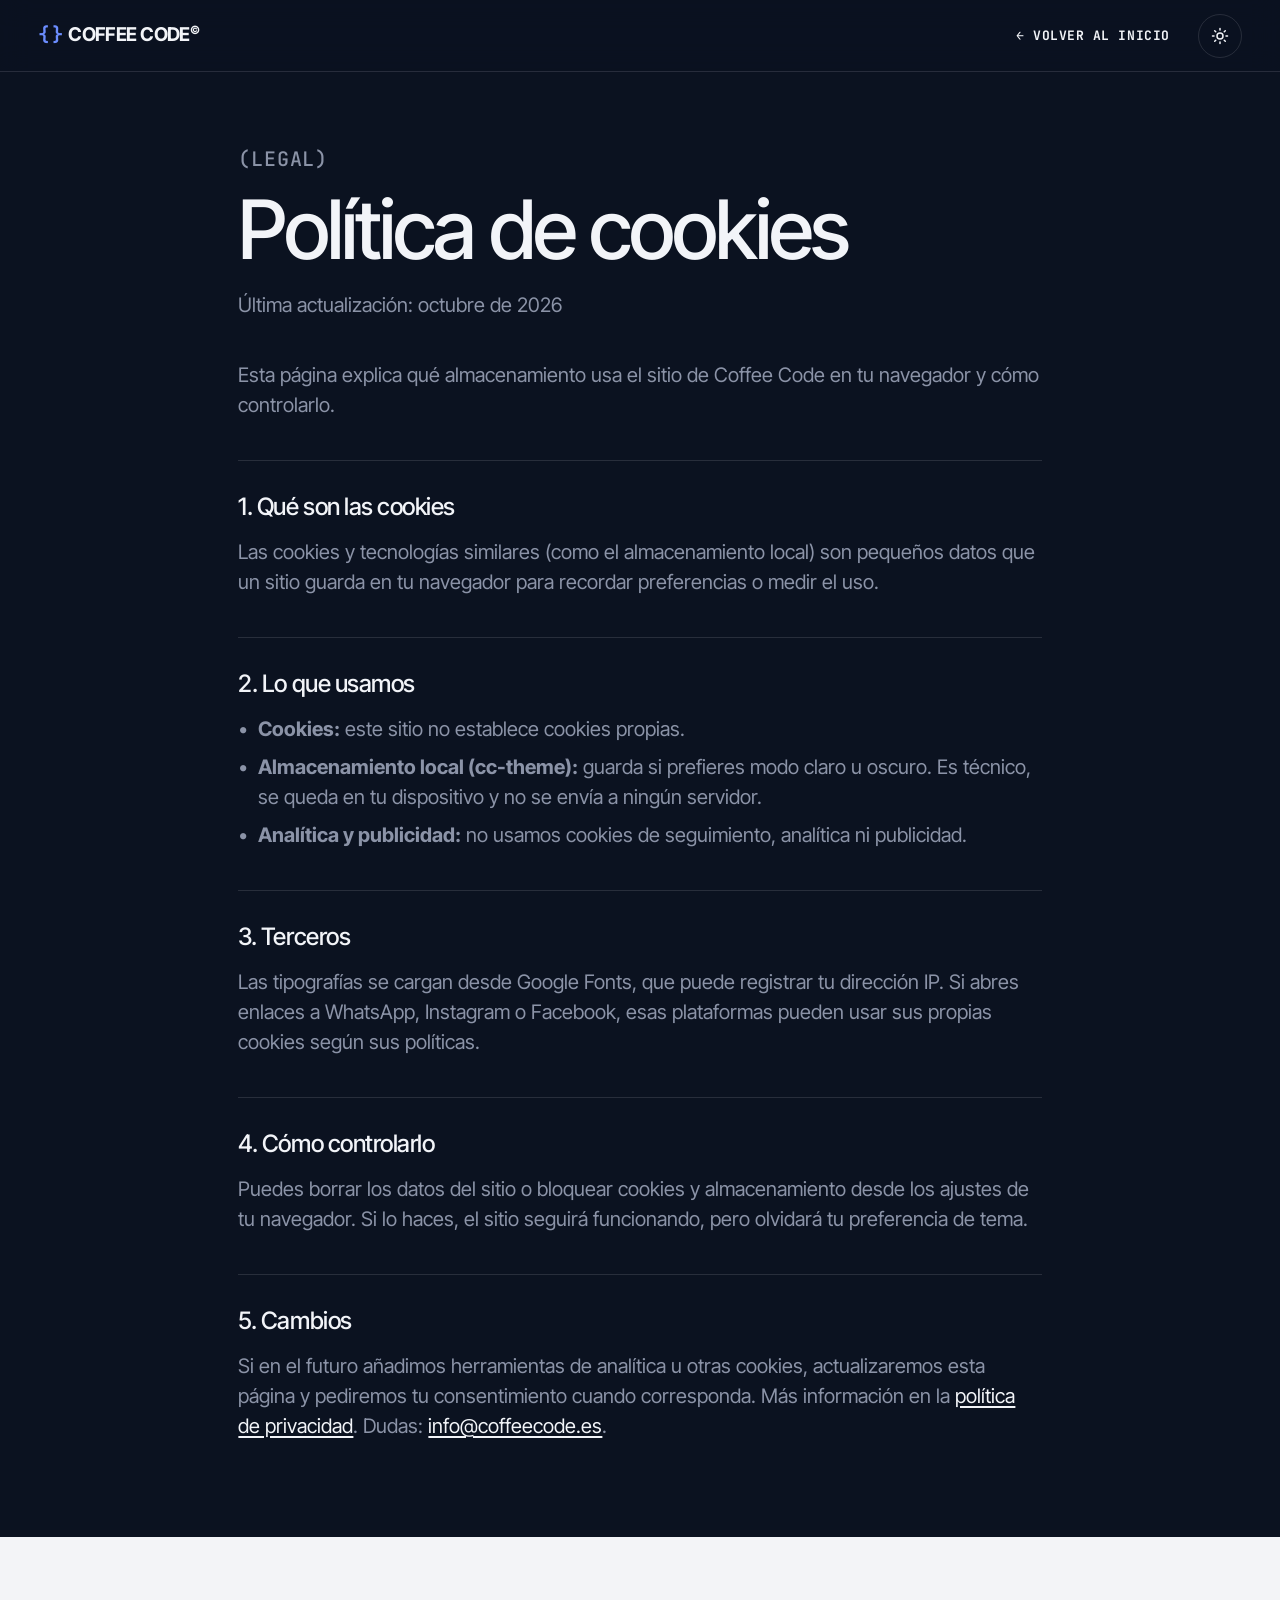
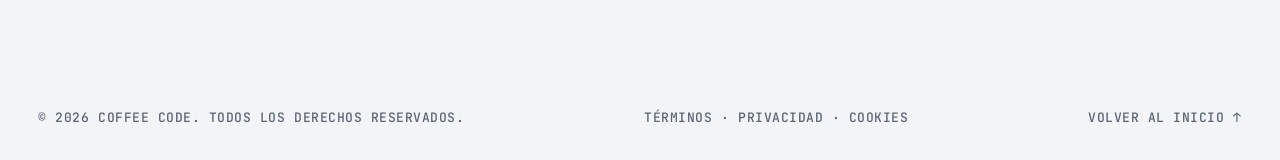
<file: cookies.html>
<!DOCTYPE html>
<html lang="es">

<head>
  <meta charset="UTF-8">
  <meta name="viewport" content="width=device-width, initial-scale=1.0">
  <meta name="description" content="Política de cookies de Coffee Code: qué almacenamiento usa el sitio y cómo controlarlo.">
  <title>Política de cookies — Coffee Code</title>
  <script>
    (function () {
      var t = null;
      try { t = localStorage.getItem('cc-theme'); } catch (e) {}
      document.documentElement.setAttribute('data-theme', t === 'light' ? 'light' : 'dark');
    })();
  </script>
  <link href="img/favicon.ico" rel="icon">

  <link rel="preconnect" href="https://fonts.googleapis.com">
  <link rel="preconnect" href="https://fonts.gstatic.com" crossorigin>
  <link href="https://fonts.googleapis.com/css2?family=Inter+Tight:wght@400;500;600;700&family=JetBrains+Mono:wght@400;500;700&display=swap"
    rel="stylesheet">

  <link href="css/site.css" rel="stylesheet">
</head>

<body>

  <header class="site-header">
    <a href="index.html" class="logo" aria-label="Coffee Code, volver al inicio">
      <span class="logo-braces">{&thinsp;}</span> COFFEE CODE<sup>©</sup>
    </a>

    <span></span>

    <div class="header-actions">
      <a class="meet-pill" href="index.html"><span class="meet-pill-text">← Volver al inicio</span></a>
      <button type="button" class="icon-btn" id="theme-toggle" aria-label="Cambiar tema">
        <svg class="icon-moon" viewBox="0 0 24 24" aria-hidden="true"><path d="M21 12.8A9 9 0 1 1 11.2 3a7 7 0 0 0 9.8 9.8z"/></svg>
        <svg class="icon-sun" viewBox="0 0 24 24" aria-hidden="true"><circle cx="12" cy="12" r="4"/><path d="M12 2v2M12 20v2M4.93 4.93l1.41 1.41M17.66 17.66l1.41 1.41M2 12h2M20 12h2M4.93 19.07l1.41-1.41M17.66 6.34l1.41-1.41"/></svg>
      </button>
    </div>
  </header>

  <main class="legal wrap">
    <p class="eyebrow mono">(Legal)</p>
    <h1 class="section-title">Política de cookies</h1>
    <p class="legal-date mono">Última actualización: octubre de 2026</p>

    <p class="legal-intro">Esta página explica qué almacenamiento usa el sitio de Coffee Code en tu navegador y cómo controlarlo.</p>

    <section>
      <h2>1. Qué son las cookies</h2>
      <p>Las cookies y tecnologías similares (como el almacenamiento local) son pequeños datos que un sitio guarda en tu navegador para recordar preferencias o medir el uso.</p>
    </section>

    <section>
      <h2>2. Lo que usamos</h2>
      <ul>
        <li><strong>Cookies:</strong> este sitio no establece cookies propias.</li>
        <li><strong>Almacenamiento local (cc-theme):</strong> guarda si prefieres modo claro u oscuro. Es técnico, se queda en tu dispositivo y no se envía a ningún servidor.</li>
        <li><strong>Analítica y publicidad:</strong> no usamos cookies de seguimiento, analítica ni publicidad.</li>
      </ul>
    </section>

    <section>
      <h2>3. Terceros</h2>
      <p>Las tipografías se cargan desde Google Fonts, que puede registrar tu dirección IP. Si abres enlaces a WhatsApp, Instagram o Facebook, esas plataformas pueden usar sus propias cookies según sus políticas.</p>
    </section>

    <section>
      <h2>4. Cómo controlarlo</h2>
      <p>Puedes borrar los datos del sitio o bloquear cookies y almacenamiento desde los ajustes de tu navegador. Si lo haces, el sitio seguirá funcionando, pero olvidará tu preferencia de tema.</p>
    </section>

    <section>
      <h2>5. Cambios</h2>
      <p>Si en el futuro añadimos herramientas de analítica u otras cookies, actualizaremos esta página y pediremos tu consentimiento cuando corresponda. Más información en la <a href="privacidad.html">política de privacidad</a>. Dudas: <a href="mailto:info@coffeecode.es">info@coffeecode.es</a>.</p>
    </section>

  </main>

  <footer class="site-footer invert">
    <div class="wrap footer-bottom mono">
      <span>© <span class="js-year">2026</span> Coffee Code. Todos los derechos reservados.</span>
      <span class="footer-legal"><a href="terminos.html">Términos</a> · <a href="privacidad.html">Privacidad</a> · <a href="cookies.html">Cookies</a></span>
      <a href="index.html">Volver al inicio ↑</a>
    </div>
  </footer>

  <script>
    (function () {
      var root = document.documentElement;
      var btn = document.getElementById('theme-toggle');
      document.querySelector('.js-year').textContent = new Date().getFullYear();
      btn.addEventListener('click', function () {
        var next = root.getAttribute('data-theme') === 'dark' ? 'light' : 'dark';
        root.setAttribute('data-theme', next);
        try { localStorage.setItem('cc-theme', next); } catch (e) {}
      });
    })();
  </script>
</body>

</html>
</file>
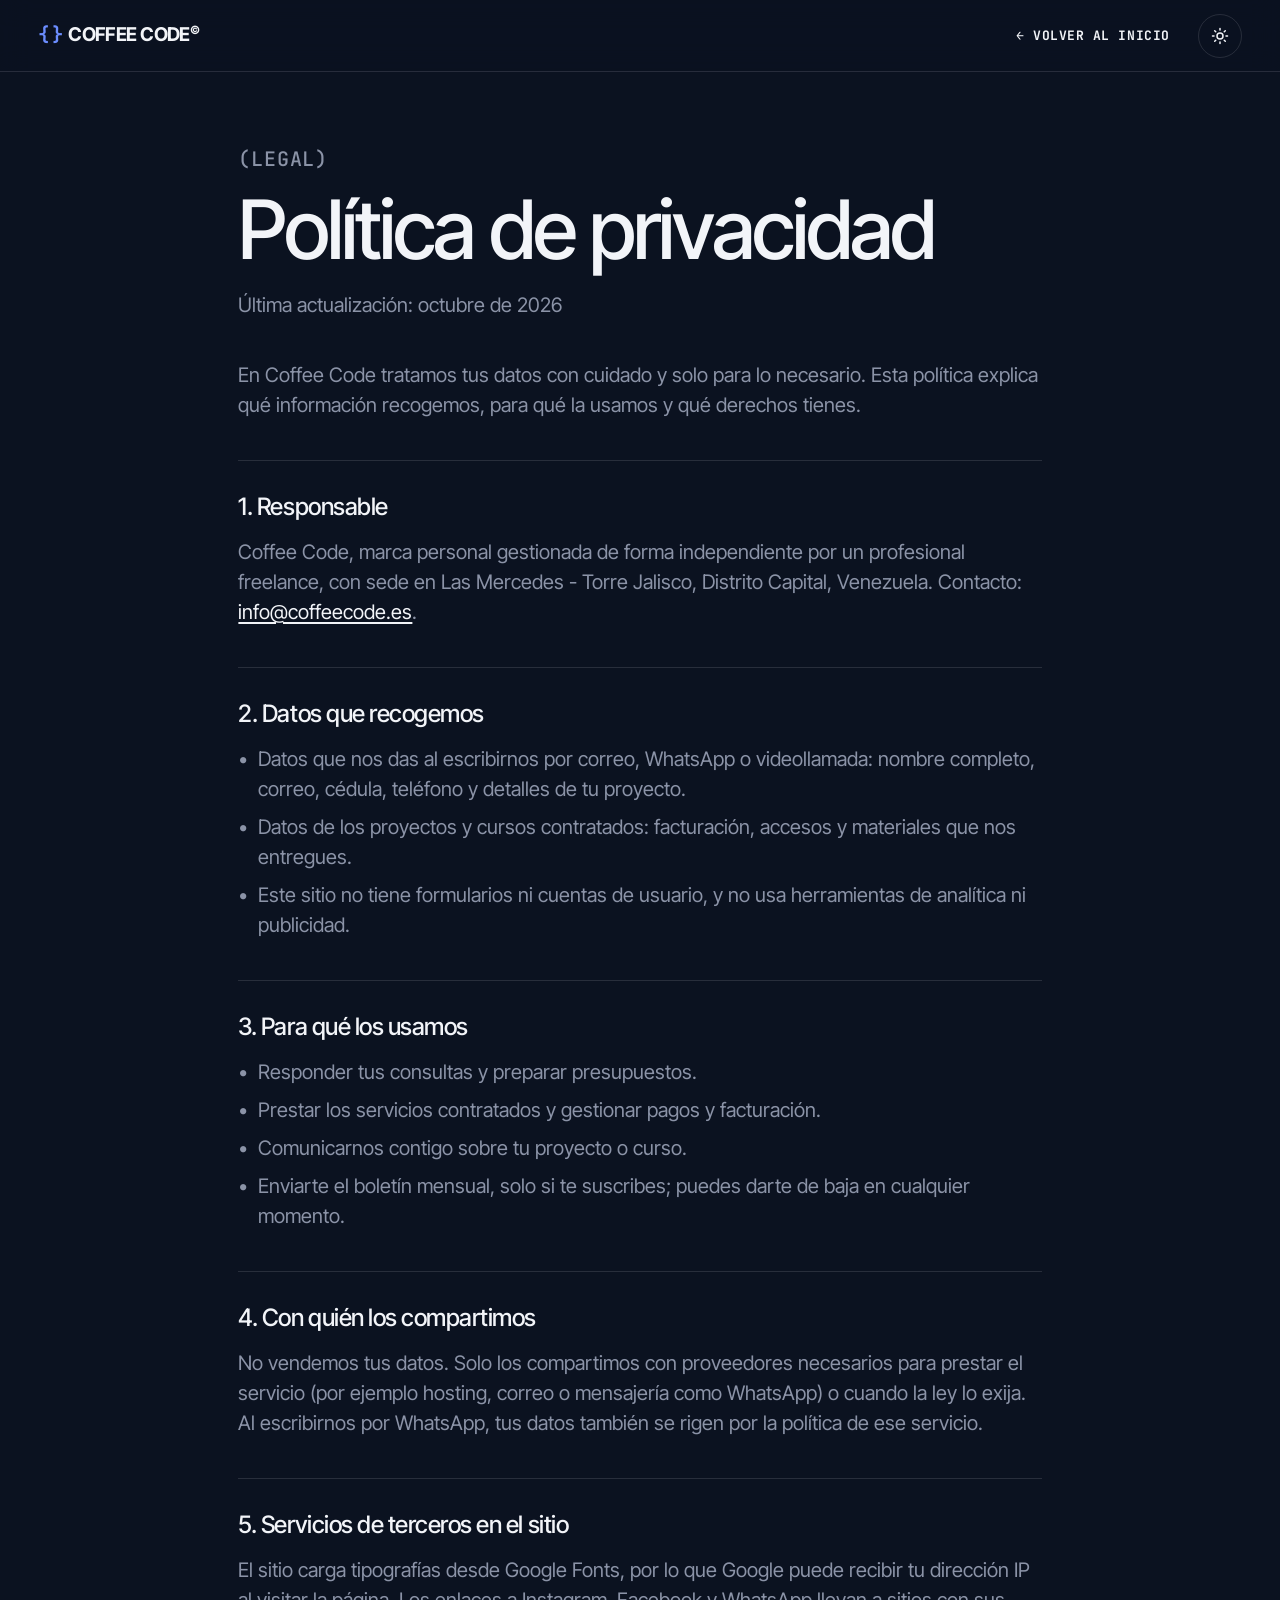
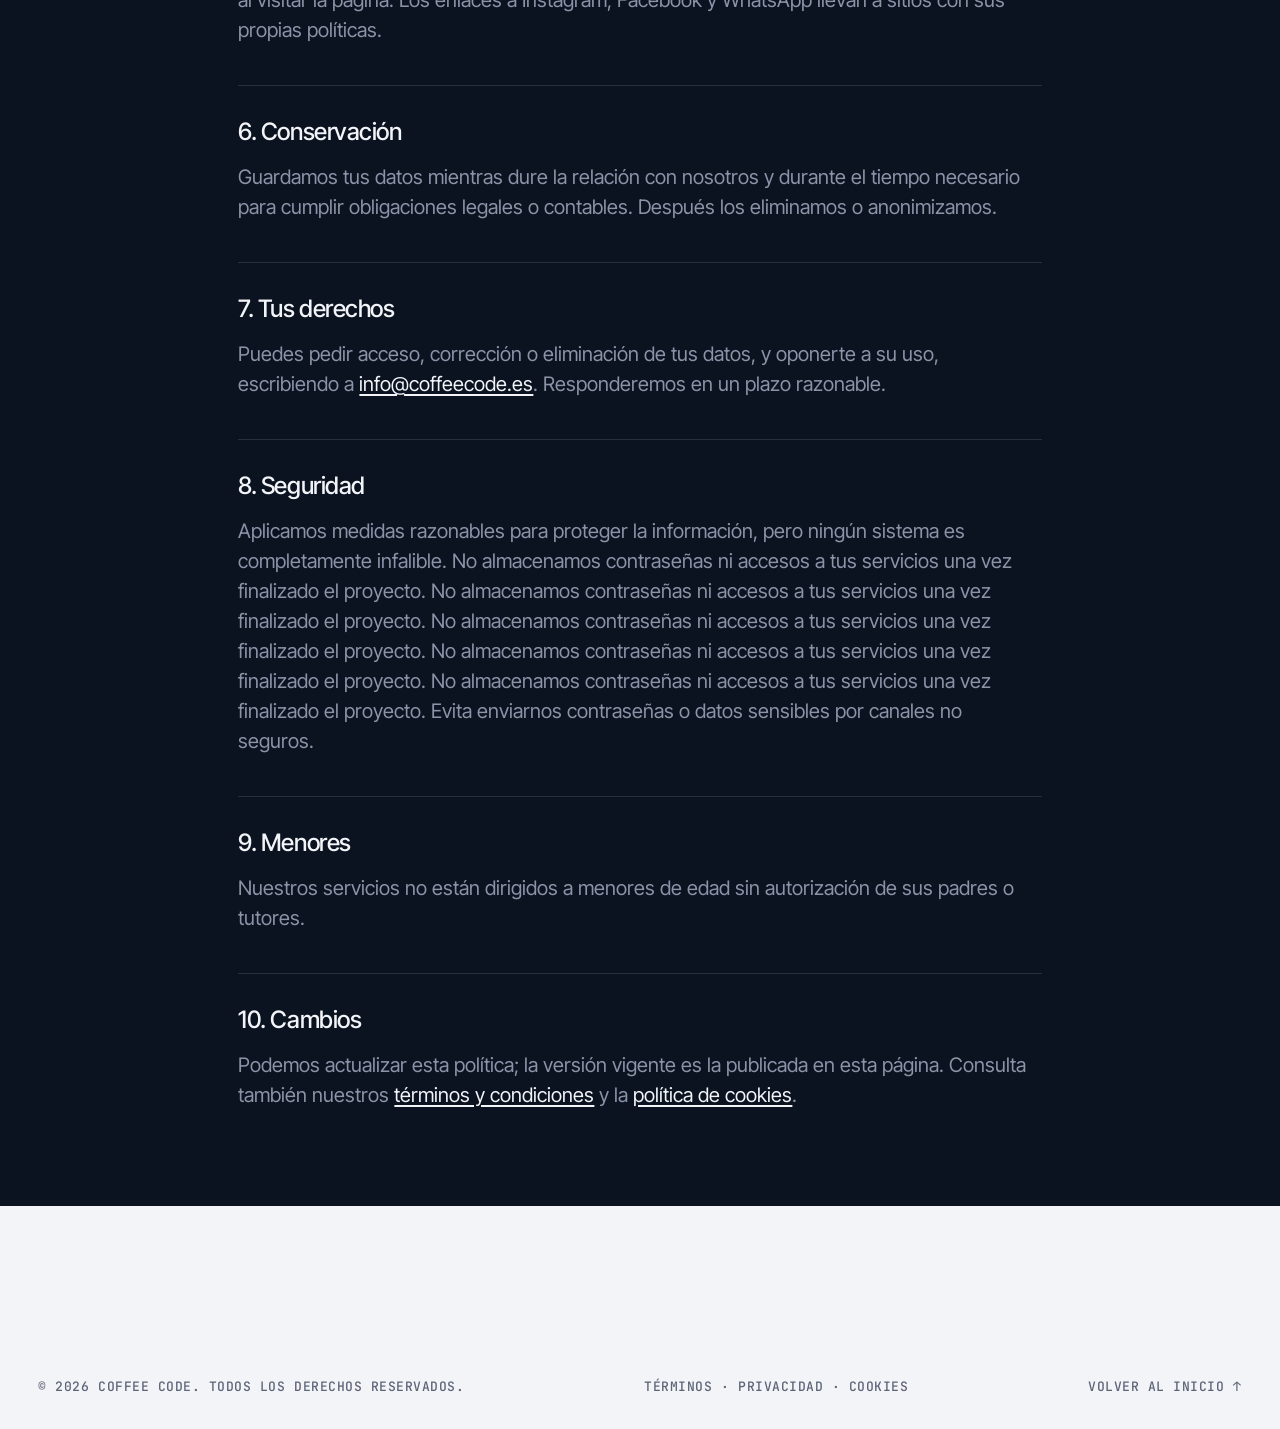
<file: privacidad.html>
<!DOCTYPE html>
<html lang="es">

<head>
  <meta charset="UTF-8">
  <meta name="viewport" content="width=device-width, initial-scale=1.0">
  <meta name="description" content="Política de privacidad de Coffee Code: qué datos recogemos, para qué los usamos y tus derechos.">
  <title>Política de privacidad — Coffee Code</title>
  <script>
    (function () {
      var t = null;
      try { t = localStorage.getItem('cc-theme'); } catch (e) {}
      document.documentElement.setAttribute('data-theme', t === 'light' ? 'light' : 'dark');
    })();
  </script>
  <link href="img/favicon.ico" rel="icon">

  <link rel="preconnect" href="https://fonts.googleapis.com">
  <link rel="preconnect" href="https://fonts.gstatic.com" crossorigin>
  <link href="https://fonts.googleapis.com/css2?family=Inter+Tight:wght@400;500;600;700&family=JetBrains+Mono:wght@400;500;700&display=swap"
    rel="stylesheet">

  <link href="css/site.css" rel="stylesheet">
</head>

<body>

  <header class="site-header">
    <a href="index.html" class="logo" aria-label="Coffee Code, volver al inicio">
      <span class="logo-braces">{&thinsp;}</span> COFFEE CODE<sup>©</sup>
    </a>

    <span></span>

    <div class="header-actions">
      <a class="meet-pill" href="index.html"><span class="meet-pill-text">← Volver al inicio</span></a>
      <button type="button" class="icon-btn" id="theme-toggle" aria-label="Cambiar tema">
        <svg class="icon-moon" viewBox="0 0 24 24" aria-hidden="true"><path d="M21 12.8A9 9 0 1 1 11.2 3a7 7 0 0 0 9.8 9.8z"/></svg>
        <svg class="icon-sun" viewBox="0 0 24 24" aria-hidden="true"><circle cx="12" cy="12" r="4"/><path d="M12 2v2M12 20v2M4.93 4.93l1.41 1.41M17.66 17.66l1.41 1.41M2 12h2M20 12h2M4.93 19.07l1.41-1.41M17.66 6.34l1.41-1.41"/></svg>
      </button>
    </div>
  </header>

  <main class="legal wrap">
    <p class="eyebrow mono">(Legal)</p>
    <h1 class="section-title">Política de privacidad</h1>
    <p class="legal-date mono">Última actualización: octubre de 2026</p>

    <p class="legal-intro">En Coffee Code tratamos tus datos con cuidado y solo para lo necesario. Esta política explica qué información recogemos, para qué la usamos y qué derechos tienes.</p>

    <section>
      <h2>1. Responsable</h2>
      <p>Coffee Code, marca personal gestionada de forma independiente por un profesional freelance, con sede en Las Mercedes - Torre Jalisco, Distrito Capital, Venezuela. Contacto: <a href="mailto:info@coffeecode.es">info@coffeecode.es</a>.</p>
    </section>

    <section>
      <h2>2. Datos que recogemos</h2>
      <ul>
        <li>Datos que nos das al escribirnos por correo, WhatsApp o videollamada: nombre completo, correo, cédula, teléfono y detalles de tu proyecto.</li>
        <li>Datos de los proyectos y cursos contratados: facturación, accesos y materiales que nos entregues.</li>
        <li>Este sitio no tiene formularios ni cuentas de usuario, y no usa herramientas de analítica ni publicidad.</li>
      </ul>
    </section>

    <section>
      <h2>3. Para qué los usamos</h2>
      <ul>
        <li>Responder tus consultas y preparar presupuestos.</li>
        <li>Prestar los servicios contratados y gestionar pagos y facturación.</li>
        <li>Comunicarnos contigo sobre tu proyecto o curso.</li>
        <li>Enviarte el boletín mensual, solo si te suscribes; puedes darte de baja en cualquier momento.</li>
      </ul>
    </section>

    <section>
      <h2>4. Con quién los compartimos</h2>
      <p>No vendemos tus datos. Solo los compartimos con proveedores necesarios para prestar el servicio (por ejemplo hosting, correo o mensajería como WhatsApp) o cuando la ley lo exija. Al escribirnos por WhatsApp, tus datos también se rigen por la política de ese servicio.</p>
    </section>

    <section>
      <h2>5. Servicios de terceros en el sitio</h2>
      <p>El sitio carga tipografías desde Google Fonts, por lo que Google puede recibir tu dirección IP al visitar la página. Los enlaces a Instagram, Facebook y WhatsApp llevan a sitios con sus propias políticas.</p>
    </section>

    <section>
      <h2>6. Conservación</h2>
      <p>Guardamos tus datos mientras dure la relación con nosotros y durante el tiempo necesario para cumplir obligaciones legales o contables. Después los eliminamos o anonimizamos.</p>
    </section>

    <section>
      <h2>7. Tus derechos</h2>
      <p>Puedes pedir acceso, corrección o eliminación de tus datos, y oponerte a su uso, escribiendo a <a href="mailto:info@coffeecode.es">info@coffeecode.es</a>. Responderemos en un plazo razonable.</p>
    </section>

    <section>
      <h2>8. Seguridad</h2>
      <p>Aplicamos medidas razonables para proteger la información, pero ningún sistema es completamente infalible. No almacenamos contraseñas ni accesos a tus servicios una vez finalizado el proyecto. No almacenamos contraseñas ni accesos a tus servicios una vez finalizado el proyecto. No almacenamos contraseñas ni accesos a tus servicios una vez finalizado el proyecto. No almacenamos contraseñas ni accesos a tus servicios una vez finalizado el proyecto. No almacenamos contraseñas ni accesos a tus servicios una vez finalizado el proyecto. Evita enviarnos contraseñas o datos sensibles por canales no seguros.</p>
    </section>

    <section>
      <h2>9. Menores</h2>
      <p>Nuestros servicios no están dirigidos a menores de edad sin autorización de sus padres o tutores.</p>
    </section>

    <section>
      <h2>10. Cambios</h2>
      <p>Podemos actualizar esta política; la versión vigente es la publicada en esta página. Consulta también nuestros <a href="terminos.html">términos y condiciones</a> y la <a href="cookies.html">política de cookies</a>.</p>
    </section>

  </main>

  <footer class="site-footer invert">
    <div class="wrap footer-bottom mono">
      <span>© <span class="js-year">2026</span> Coffee Code. Todos los derechos reservados.</span>
      <span class="footer-legal"><a href="terminos.html">Términos</a> · <a href="privacidad.html">Privacidad</a> · <a href="cookies.html">Cookies</a></span>
      <a href="index.html">Volver al inicio ↑</a>
    </div>
  </footer>

  <script>
    (function () {
      var root = document.documentElement;
      var btn = document.getElementById('theme-toggle');
      document.querySelector('.js-year').textContent = new Date().getFullYear();
      btn.addEventListener('click', function () {
        var next = root.getAttribute('data-theme') === 'dark' ? 'light' : 'dark';
        root.setAttribute('data-theme', next);
        try { localStorage.setItem('cc-theme', next); } catch (e) {}
      });
    })();
  </script>
</body>

</html>
</file>
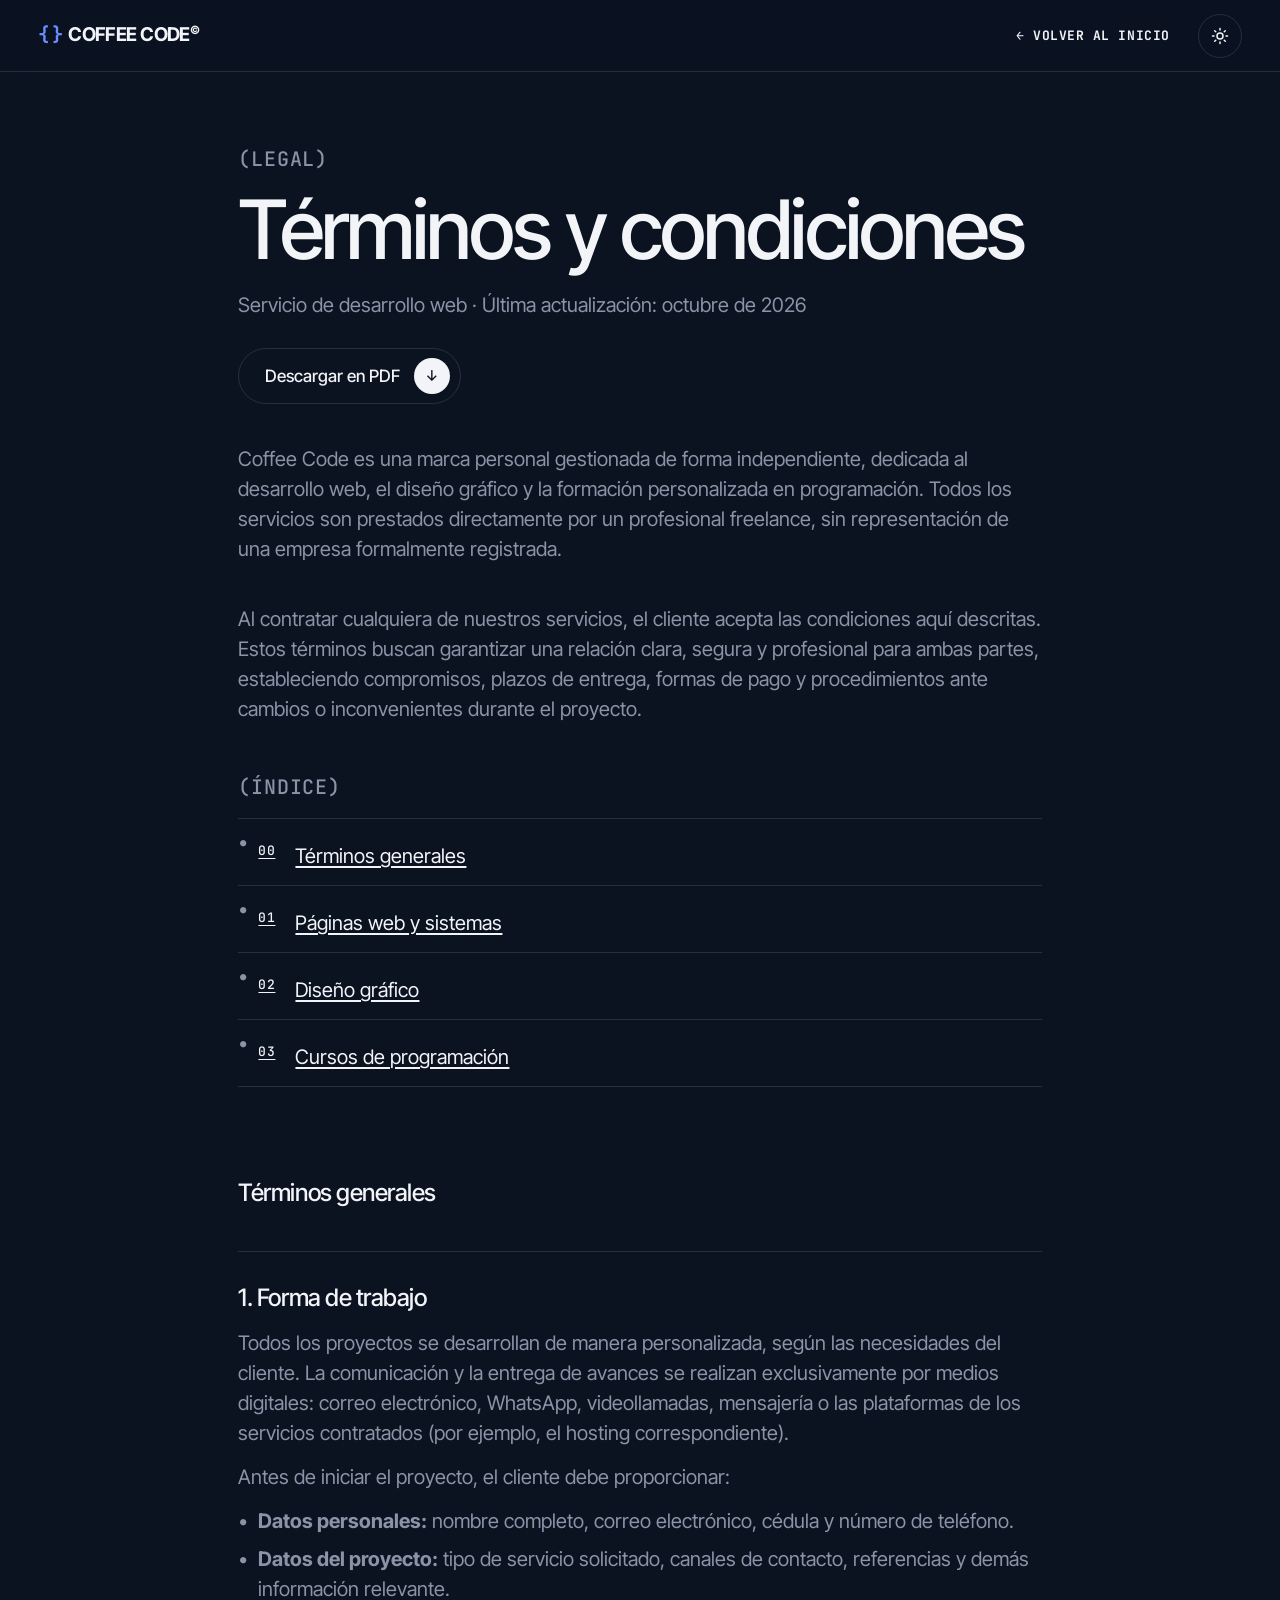
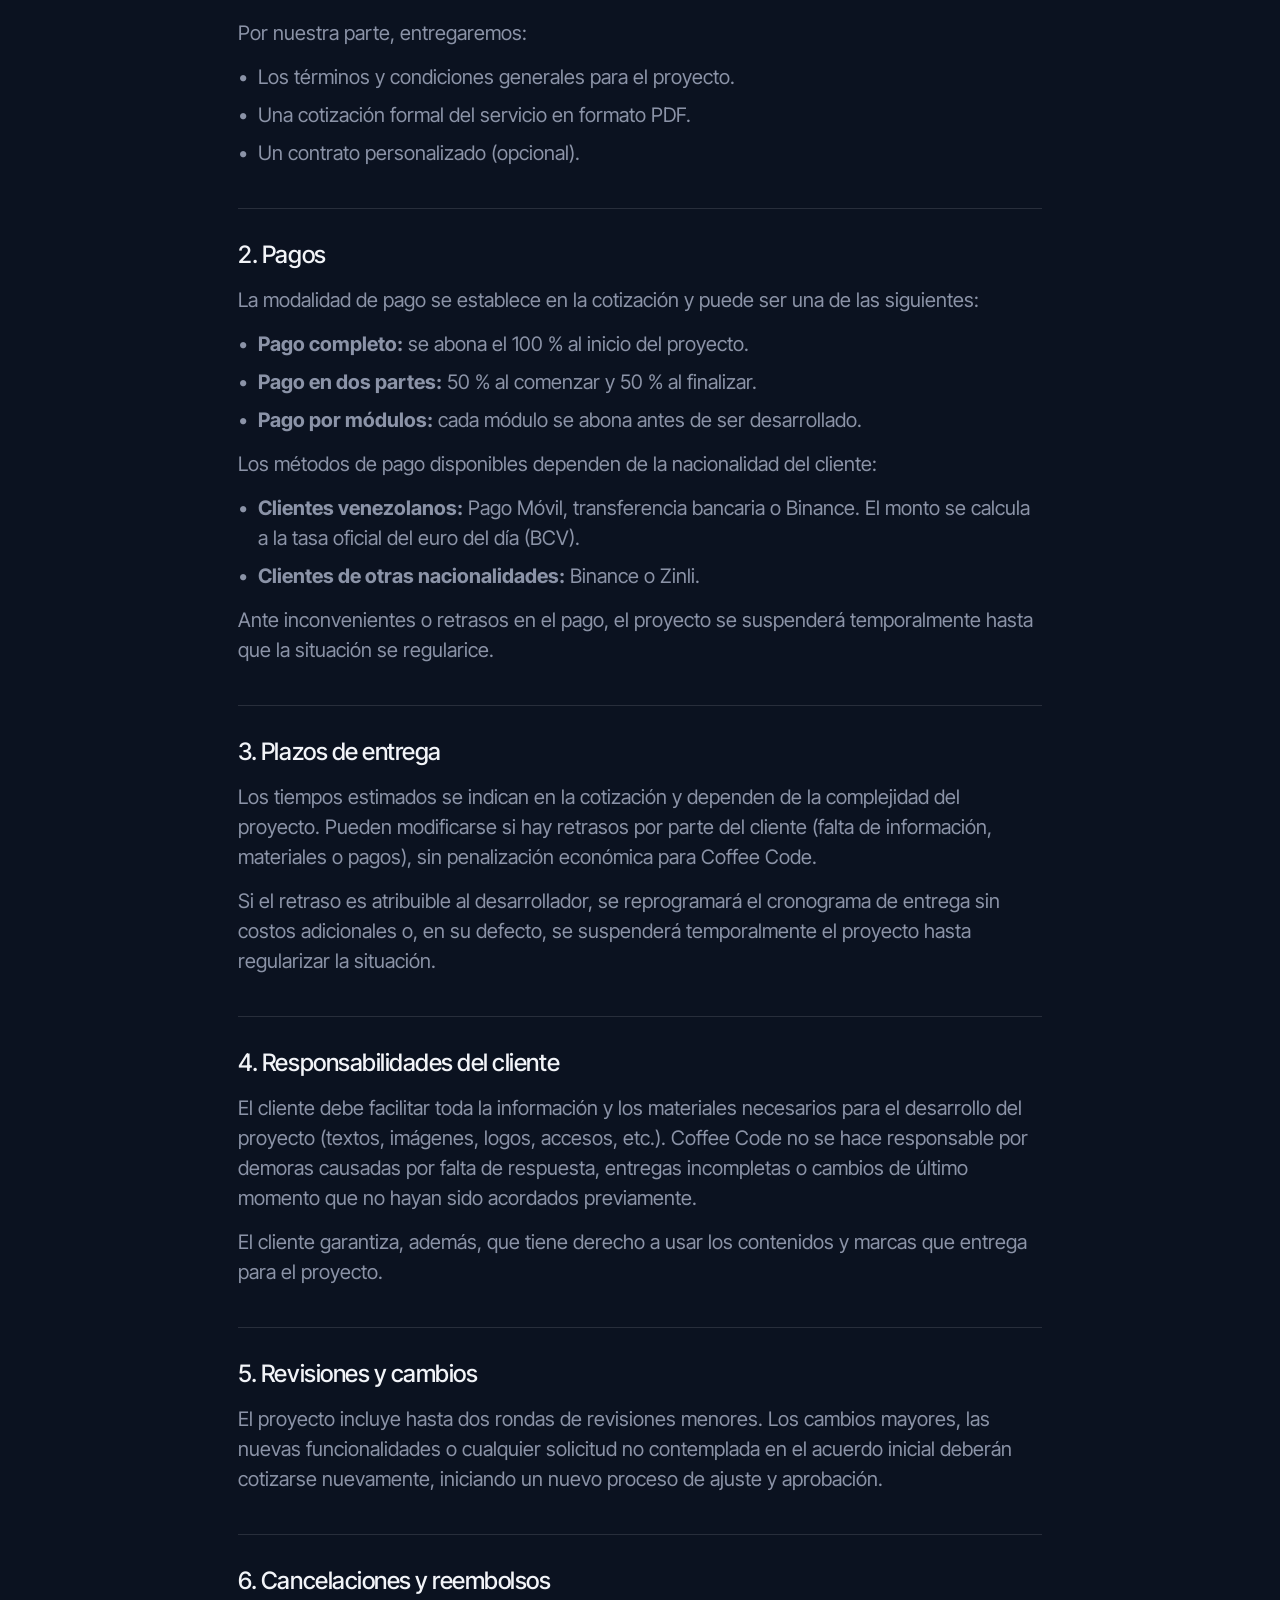
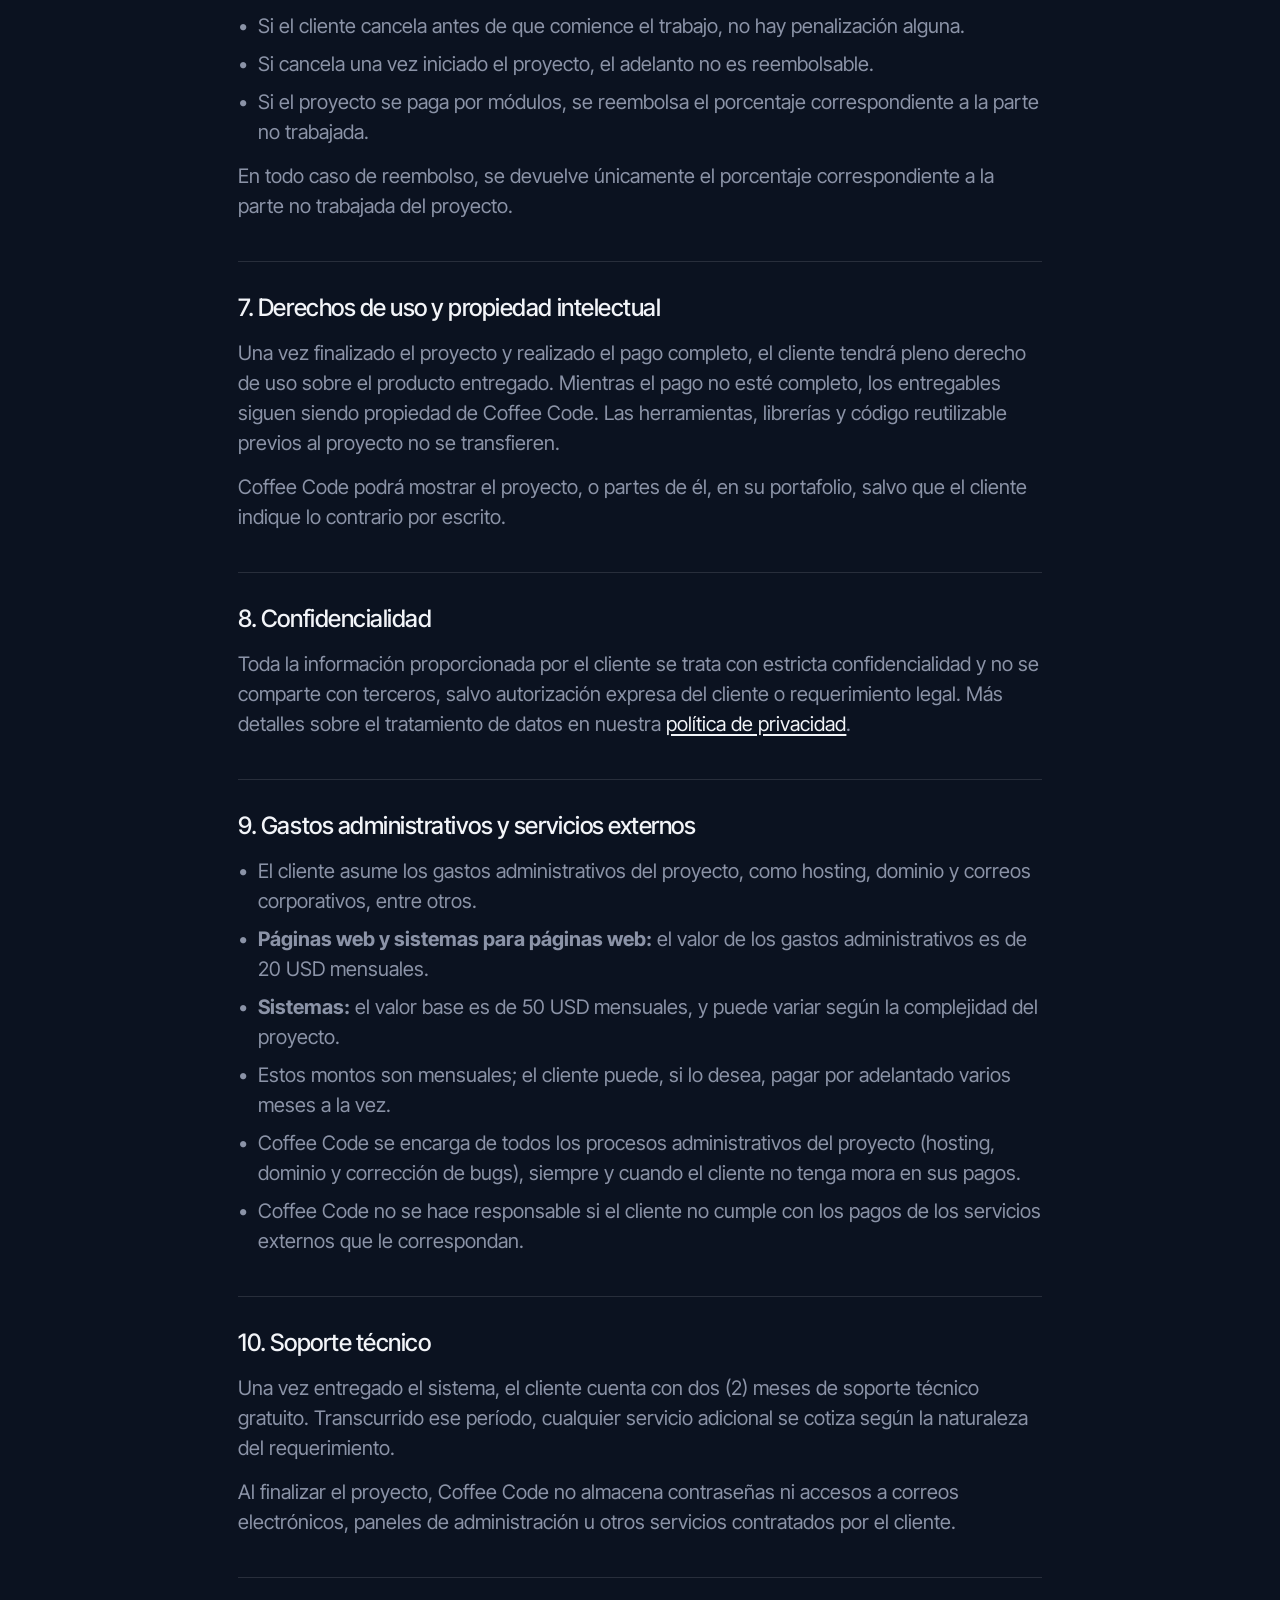
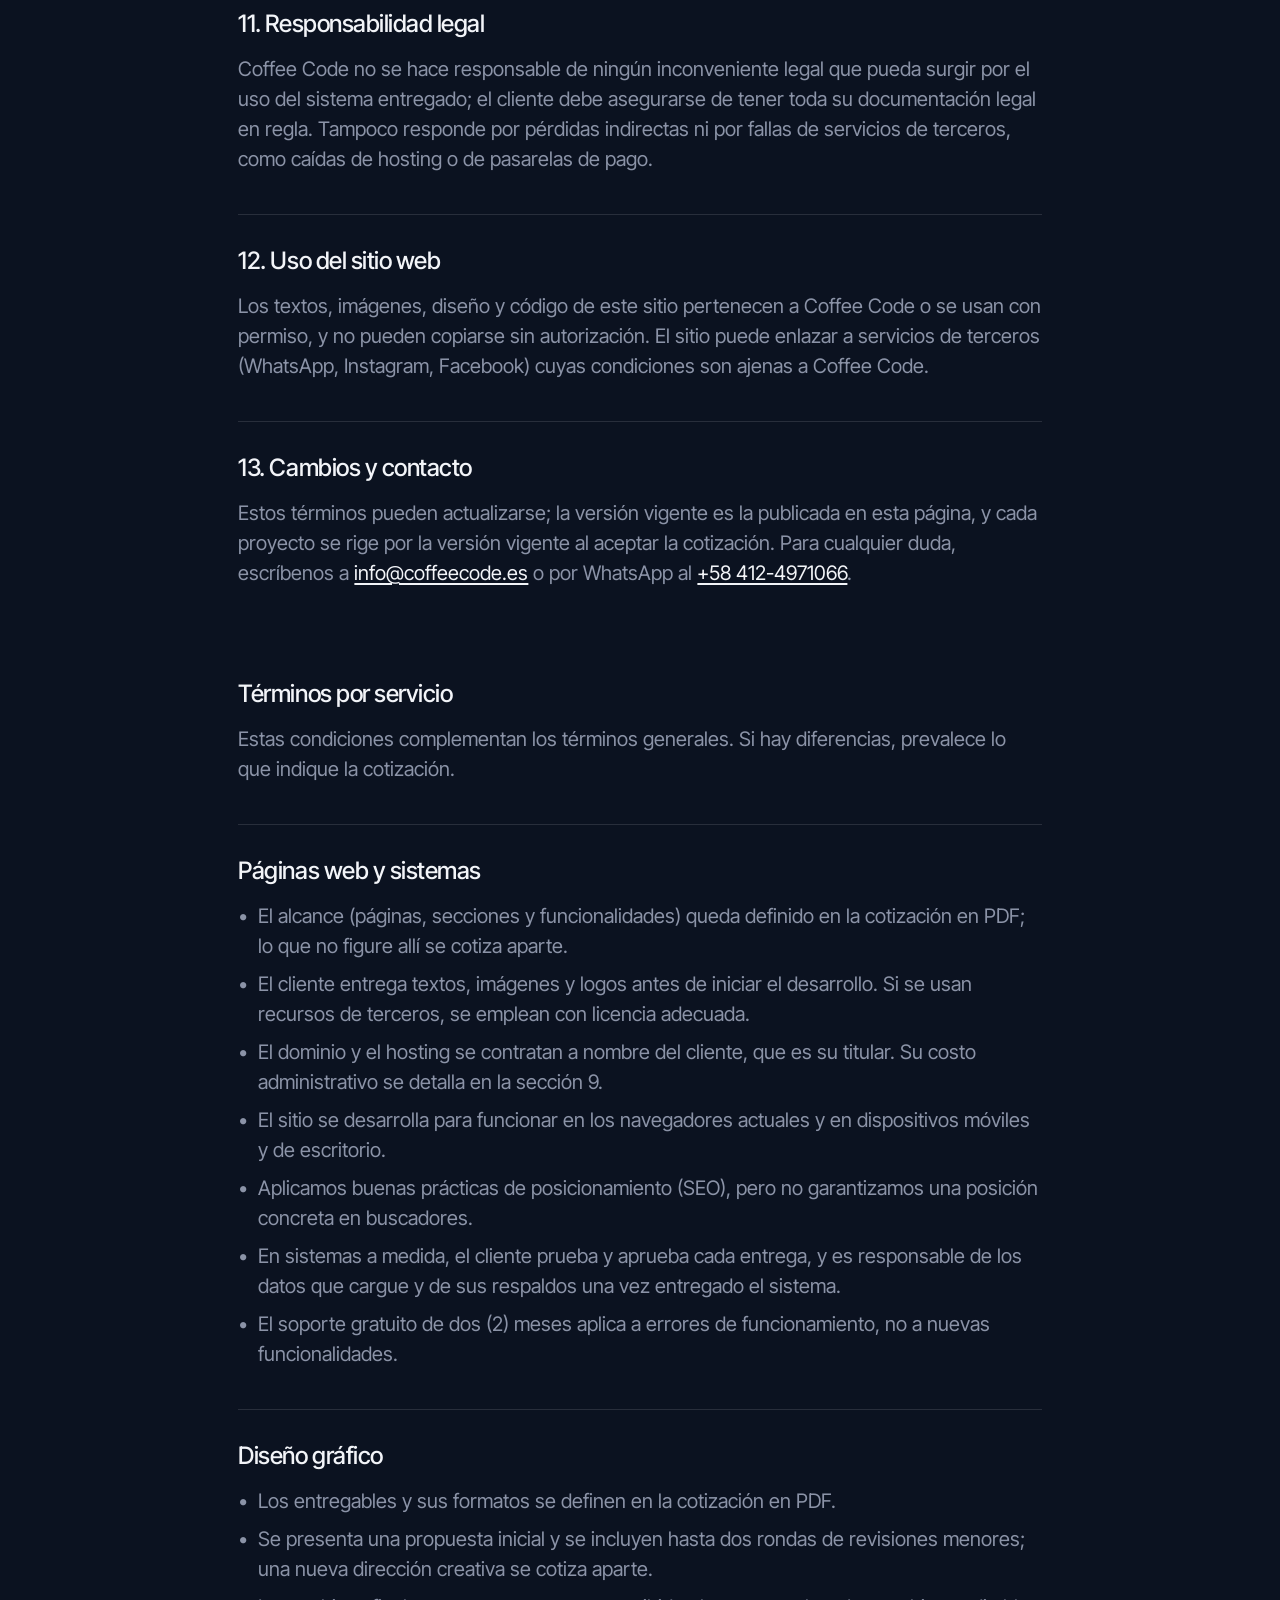
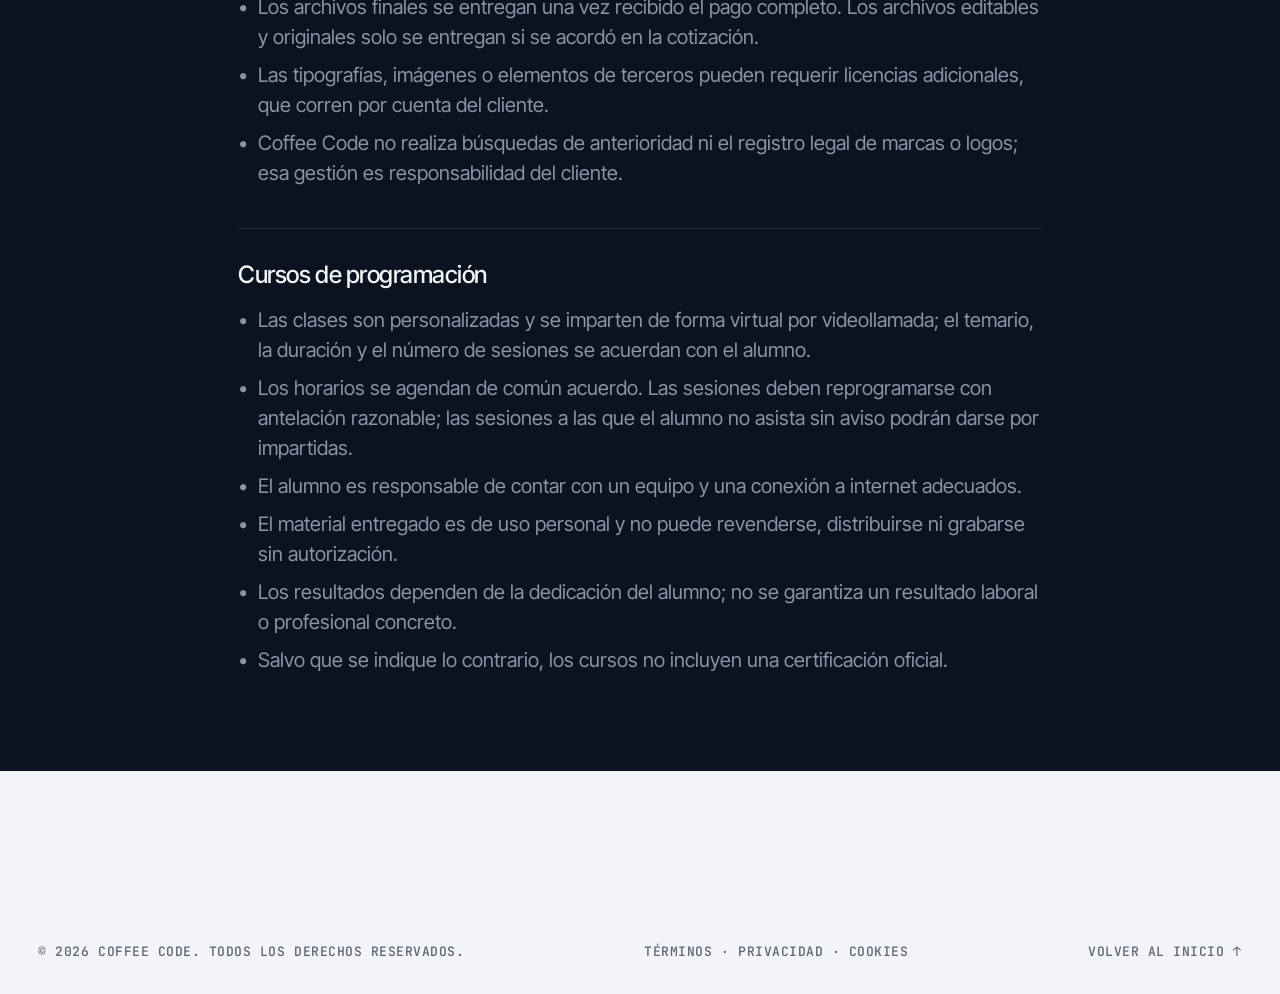
<file: terminos.html>
<!DOCTYPE html>
<html lang="es">

<head>
  <meta charset="UTF-8">
  <meta name="viewport" content="width=device-width, initial-scale=1.0">
  <meta name="description" content="Términos y condiciones de uso de los servicios y del sitio web de Coffee Code.">
  <title>Términos y condiciones — Coffee Code</title>
  <script>
    (function () {
      var t = null;
      try { t = localStorage.getItem('cc-theme'); } catch (e) {}
      document.documentElement.setAttribute('data-theme', t === 'light' ? 'light' : 'dark');
    })();
  </script>
  <link href="img/favicon.ico" rel="icon">

  <link rel="preconnect" href="https://fonts.googleapis.com">
  <link rel="preconnect" href="https://fonts.gstatic.com" crossorigin>
  <link href="https://fonts.googleapis.com/css2?family=Inter+Tight:wght@400;500;600;700&family=JetBrains+Mono:wght@400;500;700&display=swap"
    rel="stylesheet">

  <link href="css/site.css" rel="stylesheet">
</head>

<body>

  <header class="site-header">
    <a href="index.html" class="logo" aria-label="Coffee Code, volver al inicio">
      <span class="logo-braces">{&thinsp;}</span> COFFEE CODE<sup>©</sup>
    </a>

    <span></span>

    <div class="header-actions">
      <a class="meet-pill" href="index.html"><span class="meet-pill-text">← Volver al inicio</span></a>
      <button type="button" class="icon-btn" id="theme-toggle" aria-label="Cambiar tema">
        <svg class="icon-moon" viewBox="0 0 24 24" aria-hidden="true"><path d="M21 12.8A9 9 0 1 1 11.2 3a7 7 0 0 0 9.8 9.8z"/></svg>
        <svg class="icon-sun" viewBox="0 0 24 24" aria-hidden="true"><circle cx="12" cy="12" r="4"/><path d="M12 2v2M12 20v2M4.93 4.93l1.41 1.41M17.66 17.66l1.41 1.41M2 12h2M20 12h2M4.93 19.07l1.41-1.41M17.66 6.34l1.41-1.41"/></svg>
      </button>
    </div>
  </header>

  <main class="legal wrap">
    <p class="eyebrow mono">(Legal)</p>
    <h1 class="section-title">Términos y condiciones</h1>
    <p class="legal-date mono">Servicio de desarrollo web · Última actualización: octubre de 2026</p>

    <button type="button" class="btn btn-ghost legal-download" onclick="window.print()">
      Descargar en PDF <span class="btn-arrow" aria-hidden="true">↓</span>
    </button>

    <p class="legal-intro">
      Coffee Code es una marca personal gestionada de forma independiente, dedicada al desarrollo web, el diseño
      gráfico y la formación personalizada en programación. Todos los servicios son prestados directamente por un
      profesional freelance, sin representación de una empresa formalmente registrada.
    </p>
    <p class="legal-intro">
      Al contratar cualquiera de nuestros servicios, el cliente acepta las condiciones aquí descritas. Estos términos
      buscan garantizar una relación clara, segura y profesional para ambas partes, estableciendo compromisos, plazos
      de entrega, formas de pago y procedimientos ante cambios o inconvenientes durante el proyecto.
    </p>

    <nav class="legal-index" aria-label="Índice de términos">
      <p class="eyebrow mono">(Índice)</p>
      <ul>
        <li><a href="#general"><span class="mono">00</span> Términos generales</a></li>
        <li><a href="#paginas-web"><span class="mono">01</span> Páginas web y sistemas</a></li>
        <li><a href="#diseno-grafico"><span class="mono">02</span> Diseño gráfico</a></li>
        <li><a href="#cursos"><span class="mono">03</span> Cursos de programación</a></li>
      </ul>
    </nav>

    <h2 class="legal-group" id="general">Términos generales</h2>

    <section>
      <h2>1. Forma de trabajo</h2>
      <p>
        Todos los proyectos se desarrollan de manera personalizada, según las necesidades del cliente. La comunicación
        y la entrega de avances se realizan exclusivamente por medios digitales: correo electrónico, WhatsApp,
        videollamadas, mensajería o las plataformas de los servicios contratados (por ejemplo, el hosting correspondiente).
      </p>
      <p>Antes de iniciar el proyecto, el cliente debe proporcionar:</p>
      <ul>
        <li><strong>Datos personales:</strong> nombre completo, correo electrónico, cédula y número de teléfono.</li>
        <li><strong>Datos del proyecto:</strong> tipo de servicio solicitado, canales de contacto, referencias y demás información relevante.</li>
      </ul>
      <p>Por nuestra parte, entregaremos:</p>
      <ul>
        <li>Los términos y condiciones generales para el proyecto.</li>
        <li>Una cotización formal del servicio en formato PDF.</li>
        <li>Un contrato personalizado (opcional).</li>
      </ul>
    </section>

    <section>
      <h2>2. Pagos</h2>
      <p>La modalidad de pago se establece en la cotización y puede ser una de las siguientes:</p>
      <ul>
        <li><strong>Pago completo:</strong> se abona el 100 % al inicio del proyecto.</li>
        <li><strong>Pago en dos partes:</strong> 50 % al comenzar y 50 % al finalizar.</li>
        <li><strong>Pago por módulos:</strong> cada módulo se abona antes de ser desarrollado.</li>
      </ul>
      <p>Los métodos de pago disponibles dependen de la nacionalidad del cliente:</p>
      <ul>
        <li><strong>Clientes venezolanos:</strong> Pago Móvil, transferencia bancaria o Binance. El monto se calcula a la tasa oficial del euro del día (BCV).</li>
        <li><strong>Clientes de otras nacionalidades:</strong> Binance o Zinli.</li>
      </ul>
      <p>
        Ante inconvenientes o retrasos en el pago, el proyecto se suspenderá temporalmente hasta que la situación se
        regularice.
      </p>
    </section>

    <section>
      <h2>3. Plazos de entrega</h2>
      <p>
        Los tiempos estimados se indican en la cotización y dependen de la complejidad del proyecto. Pueden
        modificarse si hay retrasos por parte del cliente (falta de información, materiales o pagos), sin penalización
        económica para Coffee Code.
      </p>
      <p>
        Si el retraso es atribuible al desarrollador, se reprogramará el cronograma de entrega sin costos adicionales
        o, en su defecto, se suspenderá temporalmente el proyecto hasta regularizar la situación.
      </p>
    </section>

    <section>
      <h2>4. Responsabilidades del cliente</h2>
      <p>
        El cliente debe facilitar toda la información y los materiales necesarios para el desarrollo del proyecto
        (textos, imágenes, logos, accesos, etc.). Coffee Code no se hace responsable por demoras causadas por falta de
        respuesta, entregas incompletas o cambios de último momento que no hayan sido acordados previamente.
      </p>
      <p>
        El cliente garantiza, además, que tiene derecho a usar los contenidos y marcas que entrega para el proyecto.
      </p>
    </section>

    <section>
      <h2>5. Revisiones y cambios</h2>
      <p>
        El proyecto incluye hasta dos rondas de revisiones menores. Los cambios mayores, las nuevas funcionalidades o
        cualquier solicitud no contemplada en el acuerdo inicial deberán cotizarse nuevamente, iniciando un nuevo
        proceso de ajuste y aprobación.
      </p>
    </section>

    <section>
      <h2>6. Cancelaciones y reembolsos</h2>
      <ul>
        <li>Si el cliente cancela antes de que comience el trabajo, no hay penalización alguna.</li>
        <li>Si cancela una vez iniciado el proyecto, el adelanto no es reembolsable.</li>
        <li>Si el proyecto se paga por módulos, se reembolsa el porcentaje correspondiente a la parte no trabajada.</li>
      </ul>
      <p>En todo caso de reembolso, se devuelve únicamente el porcentaje correspondiente a la parte no trabajada del proyecto.</p>
    </section>

    <section>
      <h2>7. Derechos de uso y propiedad intelectual</h2>
      <p>
        Una vez finalizado el proyecto y realizado el pago completo, el cliente tendrá pleno derecho de uso sobre el
        producto entregado. Mientras el pago no esté completo, los entregables siguen siendo propiedad de Coffee Code.
        Las herramientas, librerías y código reutilizable previos al proyecto no se transfieren.
      </p>
      <p>
        Coffee Code podrá mostrar el proyecto, o partes de él, en su portafolio, salvo que el cliente indique lo
        contrario por escrito.
      </p>
    </section>

    <section>
      <h2>8. Confidencialidad</h2>
      <p>
        Toda la información proporcionada por el cliente se trata con estricta confidencialidad y no se comparte con
        terceros, salvo autorización expresa del cliente o requerimiento legal. Más detalles sobre el tratamiento de
        datos en nuestra <a href="privacidad.html">política de privacidad</a>.
      </p>
    </section>

    <section>
      <h2>9. Gastos administrativos y servicios externos</h2>
      <ul>
        <li>El cliente asume los gastos administrativos del proyecto, como hosting, dominio y correos corporativos, entre otros.</li>
        <li><strong>Páginas web y sistemas para páginas web:</strong> el valor de los gastos administrativos es de 20 USD mensuales.</li>
        <li><strong>Sistemas:</strong> el valor base es de 50 USD mensuales, y puede variar según la complejidad del proyecto.</li>
        <li>Estos montos son mensuales; el cliente puede, si lo desea, pagar por adelantado varios meses a la vez.</li>
        <li>Coffee Code se encarga de todos los procesos administrativos del proyecto (hosting, dominio y corrección de bugs), siempre y cuando el cliente no tenga mora en sus pagos.</li>
        <li>Coffee Code no se hace responsable si el cliente no cumple con los pagos de los servicios externos que le correspondan.</li>
      </ul>
    </section>

    <section>
      <h2>10. Soporte técnico</h2>
      <p>
        Una vez entregado el sistema, el cliente cuenta con dos (2) meses de soporte técnico gratuito. Transcurrido ese
        período, cualquier servicio adicional se cotiza según la naturaleza del requerimiento.
      </p>
      <p>
        Al finalizar el proyecto, Coffee Code no almacena contraseñas ni accesos a correos electrónicos, paneles de
        administración u otros servicios contratados por el cliente.
      </p>
    </section>

    <section>
      <h2>11. Responsabilidad legal</h2>
      <p>
        Coffee Code no se hace responsable de ningún inconveniente legal que pueda surgir por el uso del sistema
        entregado; el cliente debe asegurarse de tener toda su documentación legal en regla. Tampoco responde por
        pérdidas indirectas ni por fallas de servicios de terceros, como caídas de hosting o de pasarelas de pago.
      </p>
    </section>

    <section>
      <h2>12. Uso del sitio web</h2>
      <p>
        Los textos, imágenes, diseño y código de este sitio pertenecen a Coffee Code o se usan con permiso, y no
        pueden copiarse sin autorización. El sitio puede enlazar a servicios de terceros (WhatsApp, Instagram,
        Facebook) cuyas condiciones son ajenas a Coffee Code.
      </p>
    </section>

    <section>
      <h2>13. Cambios y contacto</h2>
      <p>
        Estos términos pueden actualizarse; la versión vigente es la publicada en esta página, y cada proyecto se rige
        por la versión vigente al aceptar la cotización. Para cualquier duda, escríbenos a
        <a href="mailto:info@coffeecode.es">info@coffeecode.es</a> o por WhatsApp al
        <a href="tel:+584124971066">+58 412-4971066</a>.
      </p>
    </section>

    <h2 class="legal-group" id="servicios">Términos por servicio</h2>
    <p class="legal-note">Estas condiciones complementan los términos generales. Si hay diferencias, prevalece lo que indique la cotización.</p>

    <section id="paginas-web">
      <h2>Páginas web y sistemas</h2>
      <ul>
        <li>El alcance (páginas, secciones y funcionalidades) queda definido en la cotización en PDF; lo que no figure allí se cotiza aparte.</li>
        <li>El cliente entrega textos, imágenes y logos antes de iniciar el desarrollo. Si se usan recursos de terceros, se emplean con licencia adecuada.</li>
        <li>El dominio y el hosting se contratan a nombre del cliente, que es su titular. Su costo administrativo se detalla en la sección 9.</li>
        <li>El sitio se desarrolla para funcionar en los navegadores actuales y en dispositivos móviles y de escritorio.</li>
        <li>Aplicamos buenas prácticas de posicionamiento (SEO), pero no garantizamos una posición concreta en buscadores.</li>
        <li>En sistemas a medida, el cliente prueba y aprueba cada entrega, y es responsable de los datos que cargue y de sus respaldos una vez entregado el sistema.</li>
        <li>El soporte gratuito de dos (2) meses aplica a errores de funcionamiento, no a nuevas funcionalidades.</li>
      </ul>
    </section>

    <section id="diseno-grafico">
      <h2>Diseño gráfico</h2>
      <ul>
        <li>Los entregables y sus formatos se definen en la cotización en PDF.</li>
        <li>Se presenta una propuesta inicial y se incluyen hasta dos rondas de revisiones menores; una nueva dirección creativa se cotiza aparte.</li>
        <li>Los archivos finales se entregan una vez recibido el pago completo. Los archivos editables y originales solo se entregan si se acordó en la cotización.</li>
        <li>Las tipografías, imágenes o elementos de terceros pueden requerir licencias adicionales, que corren por cuenta del cliente.</li>
        <li>Coffee Code no realiza búsquedas de anterioridad ni el registro legal de marcas o logos; esa gestión es responsabilidad del cliente.</li>
      </ul>
    </section>

    <section id="cursos">
      <h2>Cursos de programación</h2>
      <ul>
        <li>Las clases son personalizadas y se imparten de forma virtual por videollamada; el temario, la duración y el número de sesiones se acuerdan con el alumno.</li>
        <li>Los horarios se agendan de común acuerdo. Las sesiones deben reprogramarse con antelación razonable; las sesiones a las que el alumno no asista sin aviso podrán darse por impartidas.</li>
        <li>El alumno es responsable de contar con un equipo y una conexión a internet adecuados.</li>
        <li>El material entregado es de uso personal y no puede revenderse, distribuirse ni grabarse sin autorización.</li>
        <li>Los resultados dependen de la dedicación del alumno; no se garantiza un resultado laboral o profesional concreto.</li>
        <li>Salvo que se indique lo contrario, los cursos no incluyen una certificación oficial.</li>
      </ul>
    </section>
  </main>

  <footer class="site-footer invert">
    <div class="wrap footer-bottom mono">
      <span>© <span class="js-year">2026</span> Coffee Code. Todos los derechos reservados.</span>
      <span class="footer-legal"><a href="terminos.html">Términos</a> · <a href="privacidad.html">Privacidad</a> · <a href="cookies.html">Cookies</a></span>
      <a href="index.html">Volver al inicio ↑</a>
    </div>
  </footer>

  <script>
    (function () {
      var root = document.documentElement;
      var btn = document.getElementById('theme-toggle');
      document.querySelector('.js-year').textContent = new Date().getFullYear();
      btn.addEventListener('click', function () {
        var next = root.getAttribute('data-theme') === 'dark' ? 'light' : 'dark';
        root.setAttribute('data-theme', next);
        try { localStorage.setItem('cc-theme', next); } catch (e) {}
      });
    })();
  </script>
</body>

</html>
</file>
<file: css/site.css>
/*--------------------------------------------------------------
# Coffee Code — rebranding
# Paleta: azul Coffee Code (#336cfb), tinta navy (#0b1220) y
# amarillo (#f5b544) reservado para "Agendar videoconferencia".
--------------------------------------------------------------*/

:root {
  --blue: #336cfb;
  --blue-soft: #6b8dff;
  --yellow: #f5b544;
  --navy: #0b1220;
  --navy-2: #111a2e;
  --paper: #f3f4f7;
  --paper-2: #e8eaf0;

  --font: "Inter Tight", system-ui, -apple-system, "Segoe UI", sans-serif;
  --mono: "JetBrains Mono", ui-monospace, "Cascadia Code", Consolas, monospace;
  --ease: cubic-bezier(0.2, 0.7, 0.2, 1);
  --header-h: 72px;
  --gutter: clamp(16px, 3vw, 52px);
  --radius: 4px;
}

/* Tema oscuro (por defecto) */
:root,
:root[data-theme="dark"] {
  --bg: var(--navy);
  --bg-2: var(--navy-2);
  --fg: #f2f4f8;
  --muted: #8b93a7;
  --faint: #4a5368;
  --line: rgba(242, 244, 248, 0.12);
  --accent: var(--blue);
  --accent-text: var(--blue-soft);
  --on-accent: #ffffff;
  color-scheme: dark;
}

:root[data-theme="light"] {
  --bg: var(--paper);
  --bg-2: var(--paper-2);
  --fg: var(--navy);
  --muted: #5b6477;
  --faint: #a3a9b8;
  --line: rgba(11, 18, 32, 0.12);
  --accent: var(--blue);
  --accent-text: #2456d6;
  --on-accent: #ffffff;
  color-scheme: light;
}

/* Bloque invertido (footer): toma los colores del tema contrario */
:root[data-theme="dark"] .invert {
  --bg: var(--paper);
  --bg-2: var(--paper-2);
  --fg: var(--navy);
  --muted: #5b6477;
  --line: rgba(11, 18, 32, 0.12);
  --accent-text: #2456d6;
}

:root[data-theme="light"] .invert {
  --bg: var(--navy);
  --bg-2: var(--navy-2);
  --fg: #f2f4f8;
  --muted: #8b93a7;
  --line: rgba(242, 244, 248, 0.12);
  --accent-text: var(--blue-soft);
}

/* Base
--------------------------------*/

*,
*::before,
*::after {
  box-sizing: border-box;
}

html {
  scroll-behavior: smooth;
  scroll-padding-top: var(--header-h);
  -webkit-text-size-adjust: 100%;
}

body {
  margin: 0;
  background: var(--bg);
  color: var(--fg);
  font-family: var(--font);
  font-size: 17px;
  line-height: 1.5;
  -webkit-font-smoothing: antialiased;
  -moz-osx-font-smoothing: grayscale;
  overflow-x: hidden;
}

.theme-switching,
.theme-switching * {
  transition: background-color 0.35s ease, color 0.35s ease, border-color 0.35s ease !important;
}

img {
  display: block;
  max-width: 100%;
}

a {
  color: inherit;
  text-decoration: none;
}

button {
  font: inherit;
  color: inherit;
  background: none;
  border: 0;
  padding: 0;
  cursor: pointer;
}

h1, h2, h3, p, ol, ul, figure, address {
  margin: 0;
}

ol, ul {
  padding: 0;
  list-style: none;
}

address {
  font-style: normal;
}

::selection {
  background: var(--accent);
  color: var(--on-accent);
}

:focus-visible {
  outline: 2px solid var(--accent-text);
  outline-offset: 3px;
}

.mono {
  font-family: var(--mono);
  font-size: 13px;
  font-weight: 500;
  letter-spacing: 0.04em;
  text-transform: uppercase;
}

.muted {
  color: var(--muted);
}

.accent {
  color: var(--accent-text);
}

.wrap {
  padding-inline: var(--gutter);
}

.skip-link {
  position: fixed;
  top: 8px;
  left: 8px;
  z-index: 200;
  padding: 10px 16px;
  background: var(--accent);
  color: var(--on-accent);
  transform: translateY(-200%);
}

.skip-link:focus {
  transform: none;
}

/* Botones
--------------------------------*/

.btn {
  --ring: var(--fg);
  position: relative;
  display: inline-flex;
  align-items: center;
  gap: 14px;
  min-height: 56px;
  padding: 8px 10px 8px 26px;
  border: 1px solid var(--line);
  border-radius: 999px;
  font-size: 17px;
  font-weight: 500;
  transition: background-color 0.3s var(--ease), border-color 0.3s var(--ease), color 0.3s var(--ease);
}

/* Aro exterior que aparece al pasar el cursor */
.btn::after {
  content: "";
  position: absolute;
  inset: -7px;
  border: 1px solid var(--ring);
  border-radius: 999px;
  opacity: 0;
  transform: scale(0.94);
  transition: opacity 0.35s var(--ease), transform 0.45s var(--ease);
  pointer-events: none;
}

.btn:hover::after,
.btn:focus-visible::after {
  opacity: 0.55;
  transform: none;
}

.btn-arrow,
.btn-dot {
  display: grid;
  place-items: center;
  width: 36px;
  height: 36px;
  border-radius: 50%;
  background: var(--fg);
  color: var(--bg);
  font-size: 15px;
  transition: transform 0.4s var(--ease), background-color 0.3s var(--ease), color 0.3s var(--ease);
}

.btn:hover .btn-arrow,
.btn:hover .btn-dot {
  transform: rotate(45deg);
}

/* Hover: el botón se rellena y el círculo pasa al azul Coffee Code */
.btn-ghost:hover,
.btn-solid:hover {
  background: var(--fg);
  border-color: var(--fg);
  color: var(--bg);
}

.btn-ghost:hover .btn-arrow,
.btn-solid:hover .btn-arrow {
  background: var(--accent);
  color: var(--on-accent);
}

.btn-solid {
  background: var(--accent);
  border-color: var(--accent);
  color: var(--on-accent);
}

.btn-solid .btn-arrow {
  background: var(--on-accent);
  color: var(--accent);
}

.btn-light {
  background: var(--fg);
  border-color: var(--fg);
  color: var(--bg);
}

.btn-light .btn-dot {
  background: var(--accent);
  color: var(--on-accent);
}

.btn-light {
  --ring: var(--accent);
}

.btn-light:hover {
  background: var(--accent);
  border-color: var(--accent);
  color: var(--on-accent);
}

.btn-light:hover .btn-dot {
  background: var(--on-accent);
  color: var(--accent);
}

/* Único amarillo del sitio: agendar videoconferencia */
.btn-meet {
  gap: 12px;
  padding-inline: 22px 26px;
  background: var(--yellow);
  border-color: var(--yellow);
  color: var(--navy);
  font-weight: 600;
}

.btn-meet {
  --ring: var(--yellow);
}

.btn-meet:hover {
  background: #ffc560;
  border-color: #ffc560;
}

.meet-icon {
  width: 24px;
  height: 20px;
  flex: none;
}

.icon-btn {
  display: grid;
  place-items: center;
  width: 44px;
  height: 44px;
  border: 1px solid var(--line);
  border-radius: 50%;
  transition: border-color 0.3s var(--ease);
}

.icon-btn:hover {
  border-color: var(--fg);
}

.icon-btn svg {
  width: 18px;
  height: 18px;
  fill: none;
  stroke: currentColor;
  stroke-width: 2;
  stroke-linecap: round;
  stroke-linejoin: round;
}

:root[data-theme="dark"] .icon-moon,
:root[data-theme="light"] .icon-sun {
  display: none;
}

.link-mono {
  white-space: nowrap;
  transition: color 0.25s;
}

.link-mono:hover {
  color: var(--accent-text);
}

/* Header
--------------------------------*/

.site-header {
  position: fixed;
  inset: 0 0 auto;
  z-index: 50;
  display: grid;
  grid-template-columns: 1fr auto 1fr;
  align-items: center;
  height: var(--header-h);
  padding-inline: var(--gutter);
  background: color-mix(in srgb, var(--bg) 88%, transparent);
  -webkit-backdrop-filter: blur(14px);
  backdrop-filter: blur(14px);
  border-bottom: 1px solid var(--line);
}

.logo {
  justify-self: start;
  font-size: 19px;
  font-weight: 700;
  letter-spacing: -0.03em;
  white-space: nowrap;
}

.logo-braces {
  color: var(--accent-text);
  font-family: var(--mono);
  font-weight: 700;
  margin-right: 2px;
}

.logo sup {
  font-size: 0.6em;
}

.site-nav {
  display: flex;
  gap: clamp(18px, 2.2vw, 36px);
}

.site-nav a,
.mobile-menu a {
  font-size: 18px;
  font-weight: 500;
  letter-spacing: -0.01em;
  transition: color 0.25s;
}

.site-nav sup,
.mobile-menu sup {
  font-family: var(--mono);
  font-size: 10px;
  color: var(--muted);
}

.site-nav a:hover,
.site-nav a.is-current {
  color: var(--accent-text);
}

.header-actions {
  justify-self: end;
  display: flex;
  align-items: center;
  gap: 12px;
}

.meet-pill {
  display: inline-flex;
  align-items: center;
  gap: 10px;
  height: 44px;
  padding: 0 16px;
  border-radius: 999px;
  font-family: var(--mono);
  font-size: 13px;
  font-weight: 700;
  letter-spacing: 0.04em;
  text-transform: uppercase;
  transition: background-color 0.3s var(--ease), color 0.3s var(--ease);
}

.meet-pill:hover {
  background: var(--yellow);
  color: var(--navy);
}

.status-dot {
  width: 8px;
  height: 8px;
  border-radius: 50%;
  background: var(--yellow);
  box-shadow: 0 0 0 0 rgba(245, 181, 68, 0.6);
  animation: pulse 2s infinite;
}

.meet-pill-icon {
  display: none;
}

.meet-pill:hover .status-dot {
  background: var(--navy);
  animation: none;
}

@keyframes pulse {
  70% { box-shadow: 0 0 0 8px rgba(245, 181, 68, 0); }
  100% { box-shadow: 0 0 0 0 rgba(245, 181, 68, 0); }
}

.menu-btn {
  display: none;
  gap: 5px;
  align-content: center;
}

.menu-btn span {
  display: block;
  width: 16px;
  height: 1.5px;
  background: currentColor;
  transition: transform 0.3s var(--ease);
}

.menu-btn[aria-expanded="true"] span:first-child {
  transform: translateY(3.25px) rotate(45deg);
}

.menu-btn[aria-expanded="true"] span:last-child {
  transform: translateY(-3.25px) rotate(-45deg);
}

.mobile-menu {
  position: fixed;
  inset: var(--header-h) 0 0;
  z-index: 49;
  display: flex;
  flex-direction: column;
  justify-content: space-between;
  padding: 32px var(--gutter) 40px;
  background: var(--bg);
}

.mobile-menu[hidden] {
  display: none;
}

.mobile-menu nav {
  display: flex;
  flex-direction: column;
  gap: 8px;
}

.mobile-menu a {
  font-size: clamp(40px, 11vw, 64px);
  letter-spacing: -0.03em;
  line-height: 1.1;
}

/* Cursor
--------------------------------*/

.cursor {
  display: none;
}

.has-cursor,
.has-cursor * {
  cursor: none !important;
}

/* El visor vive en la capa superior, donde el cursor propio no llega */
.has-cursor .lightbox,
.has-cursor .lightbox * {
  cursor: auto !important;
}

.has-cursor .lightbox button {
  cursor: pointer !important;
}

.has-cursor .cursor {
  position: fixed;
  top: 0;
  left: 0;
  z-index: 300;
  display: grid;
  place-items: center;
  width: 44px;
  height: 44px;
  margin: -22px 0 0 -22px;
  /* Blanco + diferencia: se ve claro sobre fondos oscuros y oscuro sobre los claros */
  border: 1.5px solid #fff;
  border-radius: 50%;
  mix-blend-mode: difference;
  pointer-events: none;
  transition: width 0.35s var(--ease), height 0.35s var(--ease), margin 0.35s var(--ease),
    background-color 0.35s var(--ease), border-color 0.35s var(--ease), opacity 0.3s;
  will-change: transform;
}

.cursor::after {
  content: "";
  width: 6px;
  height: 6px;
  border-radius: 50%;
  background: #fff;
  grid-area: 1 / 1;
  transition: opacity 0.2s;
}

.cursor-label {
  grid-area: 1 / 1;
  font-family: var(--mono);
  font-size: 13px;
  font-weight: 500;
  letter-spacing: 0.06em;
  text-transform: uppercase;
  color: var(--on-accent);
  opacity: 0;
  transition: opacity 0.2s;
}

.cursor.is-label {
  width: 108px;
  height: 108px;
  margin: -54px 0 0 -54px;
  background: var(--accent);
  border-color: var(--accent);
  mix-blend-mode: normal;
}

.cursor.is-label::after {
  opacity: 0;
}

.cursor.is-label .cursor-label {
  opacity: 1;
}

.cursor.is-hidden {
  opacity: 0;
}

/* Hero
--------------------------------*/

.hero {
  --p: 0;
  position: relative;
  height: 260vh;
}

.hero-sticky {
  position: sticky;
  top: 0;
  height: 100vh;
  height: 100svh;
  overflow: hidden;
}

.hero-meta,
.hero-foot {
  position: absolute;
  left: var(--gutter);
  right: var(--gutter);
  z-index: 3;
  display: flex;
  justify-content: space-between;
  gap: 16px;
  transition: color 0.4s var(--ease);
}

/* Cuando la foto ya cubre la pantalla, los textos pasan a blanco */
.hero.is-covered .hero-meta,
.hero.is-covered .hero-foot {
  color: #fff;
}

.hero-meta {
  top: calc(var(--header-h) + 24px);
}

.hero-foot {
  bottom: 28px;
}

.hero-scroll {
  opacity: calc(1 - var(--p) * 3);
}

.hero-media {
  position: absolute;
  inset: 0;
  /* En p=0 la foto está colapsada al centro (invisible) y se abre al hacer scroll */
  clip-path: inset(calc((1 - var(--p)) * 50%) calc((1 - var(--p)) * 50%) round calc((1 - var(--p)) * 6px));
}

.hero-media img {
  width: 100%;
  height: 100%;
  object-fit: cover;
  object-position: center;
  transform: scale(calc(1.15 - var(--p) * 0.15));
}

.hero-media::after {
  content: "";
  position: absolute;
  inset: 0;
  background: linear-gradient(180deg, rgba(11, 18, 32, 0.45), rgba(11, 18, 32, 0.1) 40%, rgba(11, 18, 32, 0.5));
  opacity: var(--p);
}

.hero-title {
  position: absolute;
  inset: 0;
  z-index: 2;
  pointer-events: none;
  font-size: clamp(88px, 23vw, 440px);
  font-weight: 700;
  line-height: 0.8;
  letter-spacing: -0.06em;
  color: var(--fg);
}

.hero-word {
  position: absolute;
  white-space: nowrap;
}

.hero-word--a {
  top: 22%;
  left: -0.04em;
  transform: translateX(calc(var(--p) * -70vw));
}

.hero-word--b {
  bottom: 18%;
  right: 0.02em;
  transform: translateX(calc(var(--p) * 70vw));
}

/* Secciones
--------------------------------*/

.section {
  padding-block: clamp(96px, 14vw, 200px);
}

.eyebrow {
  color: var(--muted);
  margin-bottom: 16px;
}

.section-head {
  display: flex;
  align-items: flex-end;
  justify-content: space-between;
  gap: 24px;
  padding-bottom: 28px;
  border-bottom: 1px solid var(--line);
  margin-bottom: clamp(40px, 6vw, 72px);
}

.section-title {
  font-size: clamp(44px, 6.4vw, 104px);
  font-weight: 500;
  line-height: 0.98;
  letter-spacing: -0.035em;
}

.section-rule {
  padding-bottom: 28px;
  border-bottom: 1px solid var(--line);
  margin-bottom: 0;
}

/* Manifiesto */

.manifesto-grid {
  display: grid;
  grid-template-columns: minmax(200px, 1fr) 3fr;
  gap: 40px;
}

.label-stack {
  display: flex;
  flex-direction: column;
  gap: 14px;
  color: var(--muted);
  padding-top: 14px;
}

.manifesto-text {
  font-size: clamp(32px, 4.6vw, 76px);
  font-weight: 500;
  line-height: 1.04;
  letter-spacing: -0.03em;
}

.btn-row {
  display: flex;
  flex-wrap: wrap;
  gap: 16px;
  margin-top: 56px;
}

/* Trabajo: acordeón */

.accordion {
  display: flex;
  gap: 10px;
  height: clamp(440px, 72vh, 780px);
}

.acc-item {
  position: relative;
  flex: 1 1 0;
  min-width: 0;
  overflow: hidden;
  border-radius: var(--radius);
  background: var(--bg-2);
  transition: flex-grow 0.8s var(--ease);
}

.acc-item.is-active {
  flex-grow: 6;
}

.acc-item img {
  position: absolute;
  inset: 0;
  width: 100%;
  height: 100%;
  object-fit: cover;
  object-position: left top;
  transition: transform 1.2s var(--ease), filter 0.6s;
}

.acc-item:not(.is-active) img {
  filter: grayscale(0.6) brightness(0.7);
}

.acc-item.is-active:hover img {
  transform: scale(1.03);
}

.acc-shade {
  position: absolute;
  inset: 0;
  background: linear-gradient(180deg, transparent 45%, rgba(11, 18, 32, 0.85));
}

.acc-open,
.acc-year,
.acc-closed {
  position: absolute;
  color: #fff;
  transition: opacity 0.4s var(--ease);
}

.acc-open {
  left: 26px;
  bottom: 24px;
  display: flex;
  flex-direction: column;
  gap: 6px;
}

.acc-cat {
  color: rgba(255, 255, 255, 0.75);
}

.acc-name {
  font-size: clamp(32px, 3.4vw, 52px);
  font-weight: 500;
  letter-spacing: -0.03em;
  line-height: 1;
}

.acc-year {
  right: 24px;
  bottom: 30px;
}

.acc-closed {
  left: 50%;
  bottom: 24px;
  writing-mode: vertical-rl;
  transform: translateX(-50%) rotate(180deg);
  white-space: nowrap;
}

.acc-item:not(.is-active) .acc-open,
.acc-item:not(.is-active) .acc-year,
.acc-item.is-active .acc-closed {
  opacity: 0;
}

/* Archivo */

.archive {
  margin-top: clamp(80px, 10vw, 140px);
}

.archive-head {
  display: flex;
  flex-wrap: wrap;
  align-items: center;
  justify-content: space-between;
  gap: 20px;
  padding-bottom: 28px;
  border-bottom: 1px solid var(--line);
  margin-bottom: 40px;
}

.archive-head .eyebrow {
  margin: 0;
}

.filters {
  display: flex;
  flex-wrap: wrap;
  gap: 8px;
}

.filter {
  min-height: 36px;
  padding: 0 14px;
  border: 1px solid var(--line);
  border-radius: 999px;
  transition: background-color 0.25s, color 0.25s, border-color 0.25s;
}

.filter:hover {
  border-color: var(--fg);
}

.filter.is-active {
  background: var(--fg);
  border-color: var(--fg);
  color: var(--bg);
}

.archive-grid {
  display: grid;
  grid-template-columns: repeat(4, 1fr);
  gap: 40px 20px;
}

.tile {
  display: flex;
  flex-direction: column;
  gap: 14px;
}

.tile[hidden] {
  display: none;
}

.tile-img {
  aspect-ratio: 4 / 3;
  overflow: hidden;
  border-radius: var(--radius);
  background: var(--bg-2);
}

.tile-img img {
  width: 100%;
  height: 100%;
  object-fit: cover;
  object-position: center top;
  transition: transform 0.9s var(--ease);
}

.tile:hover .tile-img img {
  transform: scale(1.05);
}

.tile-info {
  display: flex;
  justify-content: space-between;
  align-items: baseline;
  gap: 12px;
}

.tile-info .mono {
  color: var(--muted);
}

.tile-name {
  font-size: 20px;
  font-weight: 500;
  letter-spacing: -0.02em;
}

.archive-empty {
  color: var(--muted);
  padding-block: 40px;
}

/* Servicios */

.services {
  padding-bottom: 0;
}

.services-track {
  position: relative;
  height: 340vh;
}

.services-sticky {
  position: sticky;
  top: var(--header-h);
  display: grid;
  grid-template-columns: 1.5fr 1fr;
  gap: clamp(32px, 5vw, 80px);
  align-items: center;
  height: calc(100vh - var(--header-h));
  height: calc(100svh - var(--header-h));
}

.srv-list {
  perspective: 900px;
}

.srv-tab {
  --d: 0;
  --ad: 0;
  display: flex;
  align-items: baseline;
  justify-content: space-between;
  gap: 16px;
  width: 100%;
  padding: 4px 0;
  border-bottom: 1px solid transparent;
  text-align: left;
  font-size: clamp(40px, 6vw, 104px);
  font-weight: 500;
  line-height: 1;
  letter-spacing: -0.035em;
  color: var(--fg);
  opacity: calc(1 - var(--ad) * 0.24);
  transform: rotateX(calc(var(--d) * -14deg)) scale(calc(1 - var(--ad) * 0.07));
  transform-origin: left center;
  transition: color 0.4s var(--ease), opacity 0.5s var(--ease), transform 0.6s var(--ease), border-color 0.4s;
}

.srv-tab .mono {
  color: var(--muted);
  letter-spacing: 0;
}

.srv-tab:hover {
  color: var(--accent-text);
}

.srv-tab.is-active {
  color: var(--accent-text);
  border-bottom-color: var(--line);
}

.srv-panels {
  display: grid;
}

.srv-panel {
  grid-area: 1 / 1;
  display: flex;
  flex-direction: column;
  align-items: flex-start;
  gap: 20px;
  opacity: 0;
  visibility: hidden;
  transform: translateY(16px);
  transition: opacity 0.5s var(--ease), transform 0.5s var(--ease), visibility 0.5s;
}

.srv-panel.is-active {
  opacity: 1;
  visibility: visible;
  transform: none;
}

.srv-figure {
  position: relative;
  width: 100%;
  aspect-ratio: 1 / 1;
  max-height: 52vh;
  overflow: hidden;
  border-radius: var(--radius);
  background: var(--bg-2);
}

.srv-figure img {
  width: 100%;
  height: 100%;
  object-fit: cover;
}

.srv-figure figcaption {
  position: absolute;
  top: 14px;
  left: 16px;
  padding: 4px 8px;
  border-radius: 999px;
  background: rgba(11, 18, 32, 0.6);
  color: #fff;
  font-size: 12px;
}

.srv-panel p {
  color: var(--muted);
  font-size: 16px;
  line-height: 1.6;
}

.tags {
  display: flex;
  flex-wrap: wrap;
  gap: 8px;
}

.tags li {
  padding: 6px 12px;
  border: 1px solid var(--line);
  border-radius: 999px;
  font-size: 12px;
}

/* Marquesina */

.marquee {
  margin-top: clamp(96px, 12vw, 180px);
  padding-block: 28px;
  border-block: 1px solid var(--line);
  overflow: hidden;
}

.marquee-track {
  display: flex;
  width: max-content;
  animation: marquee 40s linear infinite;
}

.marquee:hover .marquee-track {
  animation-play-state: paused;
}

.marquee-group {
  display: flex;
  align-items: center;
  gap: clamp(28px, 4vw, 56px);
  padding-right: clamp(28px, 4vw, 56px);
  font-size: clamp(48px, 7.5vw, 120px);
  font-weight: 500;
  letter-spacing: -0.035em;
  line-height: 1.1;
  white-space: nowrap;
}

.marquee-group i {
  font-style: normal;
  font-weight: 300;
  color: var(--accent-text);
}

@keyframes marquee {
  to { transform: translateX(-50%); }
}

/* Números */

.numbers-grid {
  display: grid;
  grid-template-columns: repeat(4, 1fr);
  gap: 32px;
  margin-top: 64px;
}

.stat {
  padding-top: 24px;
  border-top: 1px solid var(--fg);
}

.stat .mono {
  color: var(--muted);
}

.stat strong {
  display: block;
  margin-top: 64px;
  font-size: clamp(64px, 8.5vw, 148px);
  font-weight: 500;
  line-height: 0.9;
  letter-spacing: -0.06em;
  font-variant-numeric: tabular-nums;
}

/* Contador tipo odómetro: cada dígito gira de 0 hasta su valor */
.odo {
  display: inline-flex;
  height: 1em;
  overflow: hidden;
  line-height: 1;
}

.odo-col {
  display: block;
  margin-right: -0.04em;
}

.odo-strip {
  display: block;
  transition: transform var(--odo-dur, 2.2s) cubic-bezier(0.16, 0.8, 0.2, 1) var(--odo-delay, 0s);
}

.odo-strip span,
.odo-char {
  display: block;
  height: 1em;
}

.stat p {
  margin-top: 16px;
  color: var(--muted);
  font-size: 19px;
}

/* Rastro de imágenes */

.trail {
  position: relative;
  display: grid;
  place-items: center;
  height: 100vh;
  overflow: hidden;
}

.trail-imgs img {
  position: absolute;
  top: 0;
  left: 0;
  width: clamp(160px, 18vw, 280px);
  aspect-ratio: 4 / 5;
  object-fit: cover;
  border-radius: var(--radius);
  opacity: 0;
  pointer-events: none;
  will-change: transform, opacity;
}

.trail-text {
  position: relative;
  z-index: 2;
  padding-inline: var(--gutter);
  text-align: center;
  font-size: clamp(36px, 4.6vw, 76px);
  font-weight: 500;
  line-height: 1.02;
  letter-spacing: -0.035em;
  color: var(--fg);
}

/* Sin ratón: collage fijo detrás del texto */
@media (hover: none), (pointer: coarse) {
  .trail-imgs img:nth-child(-n + 3) {
    opacity: 0.85;
    width: 42vw;
    max-width: 260px;
  }

  .trail-imgs img:nth-child(1) { transform: translate(8vw, 22vh) rotate(-8deg); }
  .trail-imgs img:nth-child(2) { transform: translate(30vw, 14vh) rotate(4deg); }
  .trail-imgs img:nth-child(3) { transform: translate(52vw, 26vh) rotate(-3deg); }
}

/* Notas */

.notes-grid {
  display: grid;
  grid-template-columns: repeat(3, 1fr);
  gap: 32px;
}

.note {
  display: flex;
  flex-direction: column;
  gap: 14px;
}

.note-img {
  aspect-ratio: 16 / 10;
  overflow: hidden;
  border-radius: var(--radius);
  margin-bottom: 10px;
}

.note-img img {
  width: 100%;
  height: 100%;
  object-fit: cover;
  transition: transform 0.9s var(--ease);
}

.note:hover .note-img img {
  transform: scale(1.05);
}

.note-meta {
  display: flex;
  justify-content: space-between;
  color: var(--muted);
}

.note-title {
  font-size: clamp(24px, 2.2vw, 34px);
  font-weight: 500;
  line-height: 1.1;
  letter-spacing: -0.03em;
}

.note-text {
  color: var(--muted);
}

/* Siguiente / CTA */

.next-title {
  font-size: clamp(56px, 10.5vw, 190px);
  font-weight: 600;
  line-height: 0.9;
  letter-spacing: -0.06em;
  margin-top: 40px;
}

.next-actions {
  display: flex;
  flex-wrap: wrap;
  align-items: center;
  gap: 16px 20px;
  margin-top: 56px;
}

.next-mail {
  display: inline-block;
  margin-left: calc(12px - 0.4em);
  padding: 0.08em 0.4em;
  border: 1px solid transparent;
  border-radius: 999px;
  font-size: clamp(28px, 4vw, 60px);
  font-weight: 500;
  letter-spacing: -0.03em;
  white-space: nowrap;
  transition: color 0.25s, border-color 0.3s var(--ease);
}

/* Borde en píldora; las letras se revuelven con site.js */
.next-mail:hover,
.next-mail:focus-visible {
  color: var(--accent-text);
  border-color: color-mix(in srgb, var(--fg) 55%, transparent);
}

/* Footer */

.site-footer {
  background: var(--bg);
  color: var(--fg);
  padding-top: clamp(80px, 9vw, 120px);
}

.footer-top {
  display: flex;
  justify-content: space-between;
  align-items: flex-start;
  gap: 32px;
}

.footer-claim {
  font-size: clamp(34px, 3.6vw, 56px);
  font-weight: 500;
  line-height: 1.02;
  letter-spacing: -0.035em;
}

.footer-mail {
  display: inline-block;
  padding: 0.25em 0.6em;
  margin: -0.25em -0.6em 0 0;
  border: 1px solid transparent;
  border-radius: 999px;
  font-size: clamp(20px, 2vw, 30px);
  font-weight: 500;
  letter-spacing: -0.02em;
  white-space: nowrap;
  transition: color 0.25s, border-color 0.3s var(--ease);
}

/* Solo se bordea, sin animación de letras */
.footer-mail:hover,
.footer-mail:focus-visible {
  border-color: color-mix(in srgb, var(--fg) 55%, transparent);
}

.footer-mail:hover,
.footer-cols a:hover {
  color: var(--accent-text);
}

.footer-cols {
  display: grid;
  grid-template-columns: repeat(4, 1fr);
  gap: 32px;
  margin-top: clamp(64px, 8vw, 110px);
  font-size: 18px;
  line-height: 2.1;
}

.footer-cols .eyebrow {
  margin-bottom: 8px;
  line-height: 1.5;
}

.footer-cols p:not(.eyebrow) {
  line-height: 1.5;
  margin-bottom: 12px;
}

.footer-giant {
  margin-top: clamp(48px, 6vw, 96px);
  padding-inline: var(--gutter);
  font-size: 17vw; /* site.js lo ajusta al ancho exacto */
  font-weight: 700;
  line-height: 0.8;
  letter-spacing: -0.065em;
  white-space: nowrap;
  text-align: center;
}

.footer-bottom {
  display: flex;
  justify-content: space-between;
  gap: 16px;
  padding-block: 56px 32px;
  color: var(--muted);
}

.footer-bottom a:hover {
  color: var(--fg);
}

/* Términos y condiciones */

.legal {
  max-width: 880px;
  margin-inline: auto;
  padding-block: calc(var(--header-h) + 72px) 96px;
}

.legal .eyebrow {
  color: var(--muted);
}

.legal-date {
  margin-top: 20px;
  font-family: var(--font);
  font-size: 20px;
  font-weight: 400;
  letter-spacing: normal;
  text-transform: none;
  color: var(--muted);
}

.legal-intro {
  margin-top: 40px;
  font-size: 20px;
}

.legal-download {
  margin-top: 28px;
  cursor: pointer;
}

@media print {
  .site-header,
  .site-footer,
  .legal-download,
  .legal-index,
  .cursor {
    display: none !important;
  }

  html,
  body {
    background: #fff !important;
  }

  .legal,
  .legal p,
  .legal li,
  .legal h1,
  .legal h2,
  .legal-date {
    color: #000 !important;
  }

  .legal {
    max-width: none;
    padding-block: 0;
  }

  .legal section {
    break-inside: avoid;
  }
}

.legal-index {
  margin-top: 48px;
}

.legal-index ul {
  margin-top: 12px;
  border-top: 1px solid var(--line);
}

.legal-index li {
  padding: 0;
  margin: 0;
  border-bottom: 1px solid var(--line);
}

.legal-index li::before {
  content: none;
}

.legal-index a {
  display: flex;
  gap: 20px;
  padding-block: 14px;
  font-size: 20px;
  text-decoration: none;
}

.legal-index a:hover {
  color: var(--muted);
}

.legal-group {
  margin-top: 88px;
  font-size: clamp(28px, 3.4vw, 40px);
  font-weight: 500;
  letter-spacing: -0.03em;
  scroll-margin-top: calc(var(--header-h) + 16px);
}

.legal-note {
  margin-top: 12px;
}

.legal section {
  scroll-margin-top: calc(var(--header-h) + 16px);
  margin-top: 40px;
  padding-top: 28px;
  border-top: 1px solid var(--line);
}

.legal h2 {
  margin-bottom: 12px;
  font-size: 24px;
  font-weight: 500;
  letter-spacing: -0.02em;
}

.legal p,
.legal li {
  font-size: 20px;
  color: var(--muted);
}

.legal section p + p,
.legal section p + ul,
.legal section ul + p {
  margin-top: 14px;
}

.legal li {
  position: relative;
  padding-left: 20px;
  margin-top: 8px;
}

.legal li::before {
  content: "•";
  position: absolute;
  left: 0;
}

.legal a {
  color: var(--fg);
  text-decoration: underline;
  text-underline-offset: 3px;
}

/* Visor de imágenes */

.lightbox {
  width: 100vw;
  max-width: none;
  height: 100vh;
  max-height: none;
  margin: 0;
  padding: 0;
  border: 0;
  background: rgba(11, 18, 32, 0.94);
  color: #f2f4f8;
}

.lightbox[open] {
  display: grid;
  grid-template-columns: 72px 1fr 72px;
  align-items: center;
}

.lightbox::backdrop {
  background: transparent;
}

.lightbox figure {
  display: flex;
  flex-direction: column;
  align-items: center;
  gap: 14px;
  min-width: 0;
}

.lightbox img {
  max-width: 100%;
  max-height: 82vh;
  object-fit: contain;
}

.lightbox .icon-btn {
  justify-self: center;
  border-color: rgba(242, 244, 248, 0.25);
}

.lb-close {
  position: absolute;
  top: 20px;
  right: 20px;
}

.lightbox.is-single .lb-prev,
.lightbox.is-single .lb-next {
  visibility: hidden;
}

/* Animación de entrada */

.js .reveal {
  opacity: 0;
  transform: translateY(28px);
  transition: opacity 0.9s var(--ease), transform 0.9s var(--ease);
}

.js .reveal.is-in {
  opacity: 1;
  transform: none;
}

/* Responsive
--------------------------------*/

@media (max-width: 1180px) {
  .site-nav {
    display: none;
  }

  .site-header {
    grid-template-columns: 1fr auto;
  }

  .menu-btn {
    display: grid;
  }

  .archive-grid {
    grid-template-columns: repeat(3, 1fr);
  }
}

@media (max-width: 991px) {
  .manifesto-grid,
  .services-sticky {
    grid-template-columns: 1fr;
  }

  .label-stack {
    flex-direction: row;
    justify-content: space-between;
    padding-top: 0;
  }

  /* Servicios: sin scroll fijo, se cambia tocando la lista */
  .services-track {
    height: auto;
  }

  .services-sticky {
    position: static;
    height: auto;
    padding-bottom: 24px;
  }

  .srv-tab {
    transform: none;
    opacity: 1;
    font-size: clamp(32px, 8vw, 56px);
    color: var(--faint);
  }

  .srv-figure {
    aspect-ratio: 4 / 3;
    max-height: none;
  }

  .accordion {
    flex-direction: column;
    height: auto;
  }

  .acc-item {
    flex: none;
    height: 64px;
    transition: height 0.7s var(--ease);
  }

  .acc-item.is-active {
    height: min(70vw, 480px);
  }

  .acc-closed {
    left: 20px;
    bottom: 50%;
    writing-mode: horizontal-tb;
    transform: translateY(50%);
  }

  .acc-open {
    left: 20px;
    bottom: 20px;
  }

  .archive-grid,
  .numbers-grid,
  .footer-cols {
    grid-template-columns: repeat(2, 1fr);
  }

  .notes-grid {
    grid-template-columns: 1fr;
    gap: 56px;
  }

  .footer-top {
    flex-direction: column;
  }
}

@media (max-width: 640px) {
  .meet-pill-text,
  .meet-pill .status-dot {
    display: none;
  }

  .meet-pill-icon {
    display: block;
    width: 20px;
    height: 17px;
  }

  .meet-pill {
    padding: 0;
    width: 44px;
    justify-content: center;
    border: 1px solid var(--line);
  }

  .hero-meta {
    flex-direction: column;
  }

  /* En vertical, centrar la foto en la persona con la tablet */
  .hero-media img {
    object-position: 52% center;
  }

  .hero-word--a {
    top: 30%;
  }

  .hero-word--b {
    bottom: 26%;
  }

  .section-head {
    flex-direction: column;
    align-items: flex-start;
  }

  .archive-grid {
    grid-template-columns: 1fr 1fr;
    gap: 28px 12px;
  }

  .tile-info {
    flex-direction: column;
    gap: 2px;
  }

  .tile-name {
    font-size: 17px;
  }

  .numbers-grid {
    grid-template-columns: 1fr 1fr;
    gap: 40px 16px;
  }

  .stat strong {
    margin-top: 32px;
  }

  .footer-cols {
    grid-template-columns: 1fr;
  }

  .footer-bottom {
    flex-direction: column;
  }

  .next-mail {
    margin-left: 0;
  }

  .lightbox[open] {
    grid-template-columns: 52px 1fr 52px;
  }
}

/* Menos movimiento */

@media (prefers-reduced-motion: reduce) {
  html {
    scroll-behavior: auto;
  }

  *,
  *::before,
  *::after {
    animation-duration: 0.01ms !important;
    animation-iteration-count: 1 !important;
    transition-duration: 0.01ms !important;
  }

  .hero {
    height: 100vh;
  }

  .hero {
    --p: 0.35 !important;
  }

  .marquee-track {
    animation: none;
    flex-wrap: wrap;
    width: auto;
  }

  .marquee-group[aria-hidden="true"] {
    display: none;
  }

  .services-track {
    height: auto;
  }

  .services-sticky {
    position: static;
    height: auto;
  }

  .js .reveal {
    opacity: 1;
    transform: none;
  }
}
</file>
